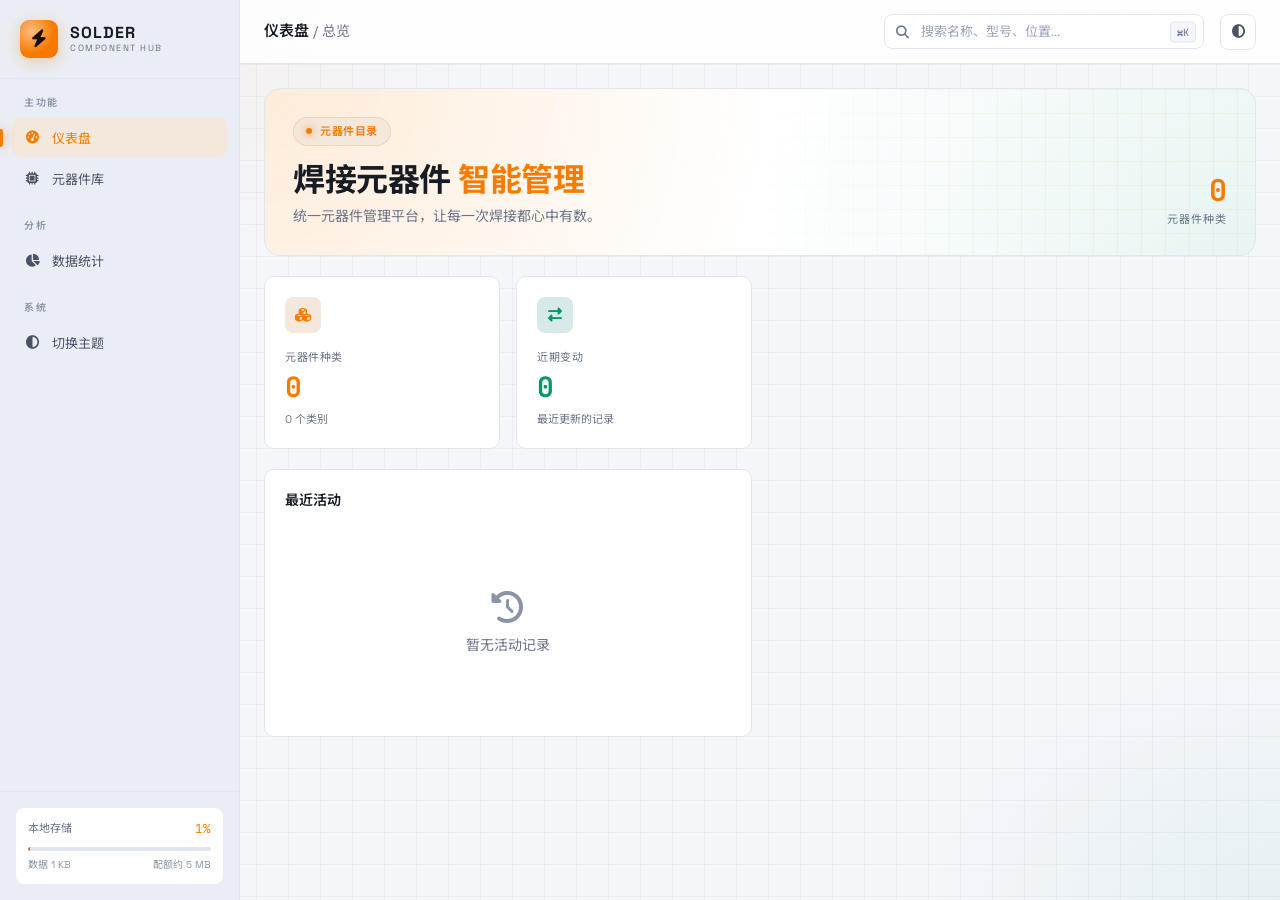
<file: index.html>
<!DOCTYPE html>
<html lang="zh-CN">
<head>
  <meta charset="UTF-8" />
  <meta name="viewport" content="width=device-width, initial-scale=1.0" />
  <title>SOLDER · 焊接元器件管理系统</title>
  <meta name="description" content="焊接元器件库存管理平台，覆盖入库、出库、预警、统计全流程。" />
  <link rel="icon" href="data:," />
  <!-- 在样式应用前同步设置主题，避免暗色用户首屏闪白 -->
  <script>
    (function () {
      try {
        var t = localStorage.getItem('theme');
        if (t !== 'light' && t !== 'dark') {
          t = window.matchMedia && window.matchMedia('(prefers-color-scheme: light)').matches ? 'light' : 'dark';
        }
        document.documentElement.setAttribute('data-theme', t);
        document.documentElement.classList.toggle('dark', t === 'dark');
      } catch (e) { /* ignore */ }
    })();
  </script>
  <link rel="preconnect" href="https://fonts.googleapis.com" />
  <link rel="preconnect" href="https://fonts.gstatic.com" crossorigin />
  <link href="https://fonts.googleapis.com/css2?family=Space+Grotesk:wght@300;400;500;600;700&family=JetBrains+Mono:wght@400;500;600;700&family=Noto+Sans+SC:wght@400;500;600;700&display=swap" rel="stylesheet" />
  <!-- Font Awesome 异步加载：不阻塞首屏渲染 -->
  <link rel="preload" as="style" href="https://cdnjs.cloudflare.com/ajax/libs/font-awesome/6.5.1/css/all.min.css" />
  <link rel="stylesheet" href="https://cdnjs.cloudflare.com/ajax/libs/font-awesome/6.5.1/css/all.min.css" media="print" onload="this.media='all'" />
  <noscript><link rel="stylesheet" href="https://cdnjs.cloudflare.com/ajax/libs/font-awesome/6.5.1/css/all.min.css" /></noscript>
  <!-- 直接以 link 并行加载全部样式（替代 @import 串行加载） -->
  <link rel="stylesheet" href="styles/variables.css?v=20260826" />
  <link rel="stylesheet" href="styles/base.css?v=20260826" />
  <link rel="stylesheet" href="styles/layout.css?v=20260826" />
  <link rel="stylesheet" href="styles/forms.css?v=20260826" />
  <link rel="stylesheet" href="styles/data.css?v=20260826" />
  <link rel="stylesheet" href="styles/hub.css?v=20260826" />
  <link rel="stylesheet" href="styles/components.css?v=20260826" />
</head>
<body class="circuit-bg">
  <div class="hub" id="hub">
    <!-- 侧边栏 -->
    <aside class="hub-sidebar">
      <div class="hub-logo">
        <div class="hub-logo__mark"><i class="fa-solid fa-bolt"></i></div>
        <div class="hub-logo__text">
          <span class="hub-logo__name">SOLDER</span>
          <span class="hub-logo__sub">COMPONENT HUB</span>
        </div>
      </div>

      <nav class="hub-nav" id="hubNav" aria-label="主导航">
        <div class="hub-nav__section">
          <div class="hub-nav__title">主功能</div>
          <button type="button" class="hub-nav__item is-active" data-page="dashboard">
            <i class="fa-solid fa-gauge-high"></i><span>仪表盘</span>
          </button>
          <button type="button" class="hub-nav__item" data-page="inventory">
            <i class="fa-solid fa-microchip"></i><span>元器件库</span>
          </button>
        </div>

        <div class="hub-nav__section">
          <div class="hub-nav__title">分析</div>
          <button type="button" class="hub-nav__item" data-page="stats">
            <i class="fa-solid fa-chart-pie"></i><span>数据统计</span>
          </button>
        </div>

        <div class="hub-nav__section">
          <div class="hub-nav__title">系统</div>
          <button type="button" class="hub-nav__item" id="themeBtn" title="切换明暗主题">
            <i class="fa-solid fa-circle-half-stroke"></i><span>切换主题</span>
          </button>
        </div>
      </nav>

      <div class="hub-sidebar__footer">
        <div class="stock-indicator">
          <div class="stock-indicator__label">
            <span>本地存储</span>
            <span class="mono" id="usagePct" style="color: var(--accent);">—</span>
          </div>
          <div class="stock-bar"><div class="stock-bar__fill" id="usageBar" style="width: 0%;"></div></div>
          <div style="display: flex; justify-content: space-between; font-size: 10px; color: var(--text-dim); margin-top: 6px;">
            <span id="usageUsed">数据 —</span><span id="usageTotal">配额约 5 MB</span>
          </div>
        </div>
      </div>
    </aside>

    <!-- 主区域 -->
    <main class="hub-main">
      <header class="hub-topbar">
        <div class="page-title" id="pageTitle">仪表盘<span class="page-title__crumb">/ 总览</span></div>

        <div class="hub-search">
          <i class="fa-solid fa-magnifying-glass"></i>
          <input type="text" placeholder="搜索名称、型号、位置..." id="globalSearch" aria-label="全局搜索" />
          <kbd>⌘K</kbd>
        </div>

        <button class="icon-btn" id="themeBtnTop" title="切换主题" aria-label="切换主题" type="button">
          <i class="fa-solid fa-circle-half-stroke"></i>
        </button>
      </header>

      <div class="hub-content" id="content"></div>
    </main>
  </div>

  <!-- 移动端底部导航（小屏时侧边栏隐藏，由它接管页面切换） -->
  <nav class="mobile-nav" id="mobileNav" aria-label="移动端导航">
    <button type="button" class="mobile-nav__item is-active" data-page="dashboard">
      <i class="fa-solid fa-gauge-high"></i><span>仪表盘</span>
    </button>
    <button type="button" class="mobile-nav__item" data-page="inventory">
      <i class="fa-solid fa-microchip"></i><span>元器件库</span>
    </button>
    <button type="button" class="mobile-nav__item" data-page="stats">
      <i class="fa-solid fa-chart-pie"></i><span>统计</span>
    </button>
  </nav>

  <div class="toast" id="toast" role="status" aria-live="polite"></div>

  <!-- 元器件详情弹窗 -->
  <dialog class="dialog detail-dialog" id="detailDialog" aria-label="元器件详情">
    <div class="dialog__body detail-dialog__body" id="detailDialogBody"></div>
  </dialog>
  <script type="module" src="src/front.js?v=20260826b"></script>
</body>
</html>
</file>
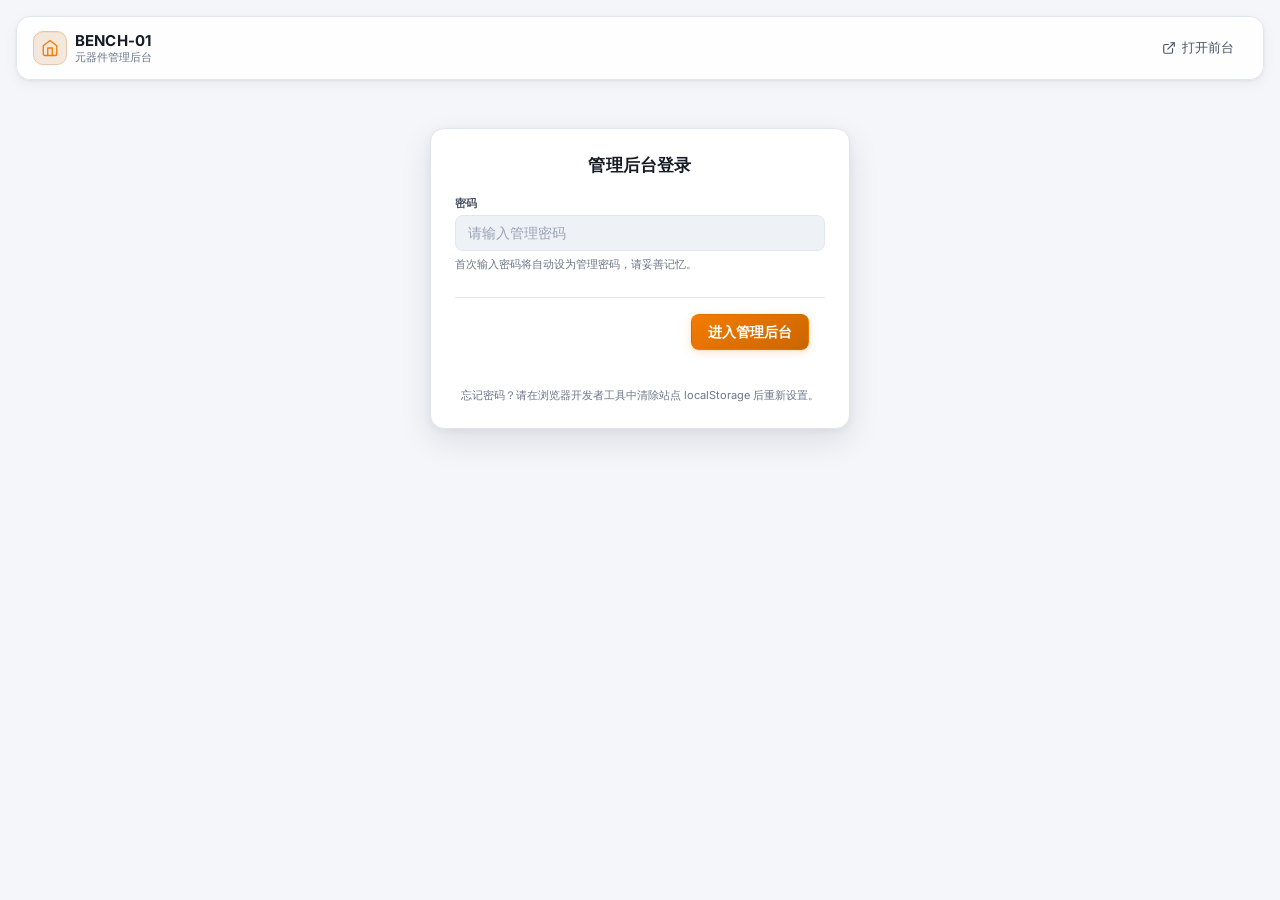
<file: admin/index.html>
<!DOCTYPE html>
<html lang="zh-CN">
<head>
  <meta charset="UTF-8" />
  <meta name="viewport" content="width=device-width, initial-scale=1.0" />
  <title>BENCH-01 | 元器件管理后台</title>
  <link rel="icon" href="data:," />
  <!-- 与前台一致：在样式应用前同步设置主题，避免首屏闪烁 -->
  <script>
    (function () {
      try {
        var t = localStorage.getItem('theme');
        if (t !== 'light' && t !== 'dark') {
          t = window.matchMedia && window.matchMedia('(prefers-color-scheme: light)').matches ? 'light' : 'dark';
        }
        document.documentElement.setAttribute('data-theme', t);
        document.documentElement.classList.toggle('dark', t === 'dark');
      } catch (e) { /* ignore */ }
    })();
  </script>
  <link rel="preconnect" href="https://fonts.googleapis.com" />
  <link rel="preconnect" href="https://fonts.gstatic.com" crossorigin />
  <link href="https://fonts.googleapis.com/css2?family=Inter:wght@400;500;600;700&family=JetBrains+Mono:wght@400;500;600&display=swap" rel="stylesheet" />
  <!-- 直接以 link 并行加载全部样式（替代 @import 串行加载） -->
  <link rel="stylesheet" href="../styles/variables.css?v=20260826" />
  <link rel="stylesheet" href="../styles/base.css?v=20260826" />
  <link rel="stylesheet" href="../styles/layout.css?v=20260826" />
  <link rel="stylesheet" href="../styles/forms.css?v=20260826" />
  <link rel="stylesheet" href="../styles/data.css?v=20260826" />
  <link rel="stylesheet" href="../styles/hub.css?v=20260826" />
  <link rel="stylesheet" href="../styles/components.css?v=20260826" />
</head>
<body>
  <div class="admin-shell" id="adminShell">
    <header class="topbar">
      <div class="topbar__inner">
        <a class="brand" href="./" aria-label="BENCH-01 元器件管理后台">
          <span class="brand__mark" aria-hidden="true">
            <svg width="16" height="16" viewBox="0 0 24 24" fill="none" stroke="currentColor" stroke-width="2" stroke-linecap="round" stroke-linejoin="round">
              <path d="M3 9l9-7 9 7v11a2 2 0 0 1-2 2H5a2 2 0 0 1-2-2z" />
              <polyline points="9 22 9 12 15 12 15 22" />
            </svg>
          </span>
          <span class="brand__text">
            <span class="brand__title">BENCH-01</span>
            <span class="brand__subtitle">元器件管理后台</span>
          </span>
        </a>
        <div class="topbar__actions">
          <a class="button button--ghost button--small" href="../" target="_blank">
            <svg width="16" height="16" viewBox="0 0 24 24" fill="none" stroke="currentColor" stroke-width="2" stroke-linecap="round" stroke-linejoin="round"><path d="M18 13v6a2 2 0 0 1-2 2H5a2 2 0 0 1-2-2V8a2 2 0 0 1 2-2h6"/><polyline points="15 3 21 3 21 9"/><line x1="10" y1="14" x2="21" y2="3"/></svg>
            打开前台
          </a>
          <button class="button button--ghost button--small hidden" id="adminLogoutBtn" type="button">
            <svg width="16" height="16" viewBox="0 0 24 24" fill="none" stroke="currentColor" stroke-width="2" stroke-linecap="round" stroke-linejoin="round"><path d="M9 21H5a2 2 0 0 1-2-2V5a2 2 0 0 1 2-2h4"/><polyline points="16 17 21 12 16 7"/><line x1="21" y1="12" x2="9" y2="12"/></svg>
            退出
          </button>
        </div>
      </div>
    </header>

    <div class="login-card" id="adminLoginPanel">
      <div class="panel__title">管理后台登录</div>
      <form class="form" id="adminLoginForm" autocomplete="off">
        <div class="field">
          <label class="field__label" for="adminLoginPassword">密码</label>
          <input class="input" id="adminLoginPassword" type="password" placeholder="请输入管理密码" required />
          <div class="field__hint" id="adminLoginHint">首次输入密码将自动设为管理密码，请妥善记忆。</div>
        </div>
        <div class="dialog__footer" style="margin-top: var(--space-3);">
          <button type="submit" class="button button--primary">进入管理后台</button>
        </div>
        <div class="field__hint" style="text-align:center;margin-top:var(--space-2);">忘记密码？请在浏览器开发者工具中清除站点 localStorage 后重新设置。</div>
      </form>
    </div>

    <div class="split-layout hidden" id="adminBody">
      <nav class="sidebar" id="adminSidebar" aria-label="管理导航">
        <button class="nav-item nav-item--active" data-tab="components" aria-selected="true" type="button">
          <svg width="16" height="16" viewBox="0 0 24 24" fill="none" stroke="currentColor" stroke-width="2" stroke-linecap="round" stroke-linejoin="round"><rect x="3" y="3" width="7" height="7"/><rect x="14" y="3" width="7" height="7"/><rect x="3" y="14" width="7" height="7"/><rect x="14" y="14" width="7" height="7"/></svg>
          <span>元器件</span>
        </button>
        <button class="nav-item" data-tab="inventory" aria-selected="false" type="button">
          <svg width="16" height="16" viewBox="0 0 24 24" fill="none" stroke="currentColor" stroke-width="2" stroke-linecap="round" stroke-linejoin="round"><path d="M3 3h18v18H3z"/><path d="M3 9h18"/><path d="M9 21V9"/></svg>
          <span>库存</span>
        </button>
        <button class="nav-item" data-tab="transfer" aria-selected="false" type="button">
          <svg width="16" height="16" viewBox="0 0 24 24" fill="none" stroke="currentColor" stroke-width="2" stroke-linecap="round" stroke-linejoin="round"><path d="M12 3v12"/><path d="m8 11 4 4 4-4"/><path d="M3 15h18"/></svg>
          <span>导入导出</span>
        </button>
        <button class="nav-item" data-tab="sync" aria-selected="false" type="button">
          <svg width="16" height="16" viewBox="0 0 24 24" fill="none" stroke="currentColor" stroke-width="2" stroke-linecap="round" stroke-linejoin="round"><path d="M21 12a9 9 0 0 0-9-9 9.75 9.75 0 0 0-6.74 2.74L3 8"/><path d="M3 3v5h5"/><path d="M3 12a9 9 0 0 0 9 9 9.75 9.75 0 0 0 6.74-2.74L21 16"/><path d="M16 21h5v-5"/></svg>
          <span>同步</span>
        </button>
        <button class="nav-item" data-tab="settings" aria-selected="false" type="button">
          <svg width="16" height="16" viewBox="0 0 24 24" fill="none" stroke="currentColor" stroke-width="2" stroke-linecap="round" stroke-linejoin="round"><circle cx="12" cy="12" r="3"/><path d="M19.4 15a1.65 1.65 0 0 0 .33 1.82l.06.06a2 2 0 1 1-2.83 2.83l-.06-.06a1.65 1.65 0 0 0-1.82-.33 1.65 1.65 0 0 0-1 1.51V21a2 2 0 0 1-4 0v-.09A1.65 1.65 0 0 0 9 19.4a1.65 1.65 0 0 0-1.82.33l-.06.06a2 2 0 1 1-2.83-2.83l.06-.06A1.65 1.65 0 0 0 4.68 15a1.65 1.65 0 0 0-1.51-1H3a2 2 0 0 1 0-4h.09A1.65 1.65 0 0 0 4.6 9a1.65 1.65 0 0 0-.33-1.82l-.06-.06a2 2 0 1 1 2.83-2.83l.06.06A1.65 1.65 0 0 0 9 4.68a1.65 1.65 0 0 0 1-1.51V3a2 2 0 0 1 4 0v.09a1.65 1.65 0 0 0 1 1.51 1.65 1.65 0 0 0 1.82-.33l.06-.06a2 2 0 0 1 2.83 2.83l-.06.06A1.65 1.65 0 0 0 19.4 9a1.65 1.65 0 0 0 1.51 1H21a2 2 0 0 1 0 4h-.09a1.65 1.65 0 0 0-1.51 1z"/></svg>
          <span>设置</span>
        </button>
      </nav>

      <main class="main-area" id="adminMain">
        <section class="admin-panel" data-panel="components" id="componentsPanel">
          <section class="toolbar">
            <div class="field">
              <label class="field__label" for="adminSearch">搜索</label>
              <input class="input" id="adminSearch" placeholder="按名称搜索" />
            </div>
            <div class="field">
              <label class="field__label" for="filterCategory">种类</label>
              <select class="select" id="filterCategory"><option value="">全部</option></select>
            </div>
            <div class="field">
              <label class="field__label" for="filterPackage">封装</label>
              <select class="select" id="filterPackage"><option value="">全部</option></select>
            </div>
            <div class="toolbar__summary" id="adminListSummary">共 0 项</div>
          </section>

          <section class="panels">
            <section class="panel">
              <div class="panel__header">
                <div class="panel__title">元器件列表</div>
                <div class="panel__actions">
                  <button class="button button--primary button--small" id="adminNewBtn" type="button">
                    <svg width="16" height="16" viewBox="0 0 24 24" fill="none" stroke="currentColor" stroke-width="2" stroke-linecap="round" stroke-linejoin="round"><line x1="12" y1="5" x2="12" y2="19"/><line x1="5" y1="12" x2="19" y2="12"/></svg>
                    新增元器件
                  </button>
                </div>
              </div>
              <div class="list" id="adminComponentList"></div>
              <div class="empty hidden" id="adminListEmpty">
                <div class="empty__title">暂无元器件</div>
                <div class="empty__desc">点击“新增元器件”开始录入第一条记录。</div>
              </div>
            </section>

            <section class="panel" id="detailPanel">
              <div class="panel__header">
                <div class="panel__title" id="detailTitle">选择一个元器件查看详情</div>
                <div class="panel__actions" id="detailActions" hidden>
                <button class="button button--ghost button--small" id="editBtn" type="button">编辑</button>
                <button class="button button--ghost button--small" id="copyBtn" type="button">复制</button>
                <button class="button button--danger button--small" id="detailDeleteBtn" type="button">删除</button>
                </div>
              </div>
              <div class="detail" id="detail">
                <div class="empty">
                  <div class="empty__title">未选择条目</div>
                  <div class="empty__desc">从左侧列表选择一个元器件，即可查看详情与快速操作。</div>
                </div>
              </div>
            </section>
          </section>
        </section>

        <section class="admin-panel hidden" data-panel="inventory" id="inventoryPanel">
          <section class="panel">
            <div class="panel__header">
              <div>
                <div class="panel__title">库存管理</div>
                <div class="field__hint mt-2">统一查看元器件条目，支持批量删除。</div>
              </div>
              <div class="panel__actions">
                <button class="button button--danger button--small" id="batchDeleteBtn" type="button">批量删除</button>
              </div>
            </div>
            <div class="admin-table-wrap">
              <table class="data-table">
                <thead>
                  <tr>
                    <th><input type="checkbox" id="inventoryCheckAll" aria-label="全选" /></th>
                    <th>名称</th>
                    <th>种类</th>
                    <th>封装</th>
                    <th>位置/库位</th>
                  </tr>
                </thead>
                <tbody id="inventoryBody"></tbody>
              </table>
            </div>
            <div class="empty hidden" id="inventoryEmpty">
              <div class="empty__title">暂无库存数据</div>
                <div class="empty__desc">开始录入第一条记录吧。</div>
            </div>
          </section>
        </section>

        <section class="admin-panel hidden" data-panel="transfer" id="transferPanel">
          <section class="panel">
            <div class="panel__header">
              <div>
                <div class="panel__title">导入导出</div>
                <div class="field__hint mt-2">导出完整 JSON 备份，导入时会与现有数据做差异比对。</div>
              </div>
              <div class="panel__actions">
                <button class="button button--ghost button--small" id="adminExportBtn" type="button">
                  <svg width="16" height="16" viewBox="0 0 24 24" fill="none" stroke="currentColor" stroke-width="2" stroke-linecap="round" stroke-linejoin="round"><path d="M21 15v4a2 2 0 0 1-2 2H5a2 2 0 0 1-2-2v-4"/><polyline points="7 10 12 15 17 10"/><line x1="12" y1="15" x2="12" y2="3"/></svg>
                  导出 JSON
                </button>
                <button class="button button--primary button--small" id="adminImportBtn" type="button">
                  <svg width="16" height="16" viewBox="0 0 24 24" fill="none" stroke="currentColor" stroke-width="2" stroke-linecap="round" stroke-linejoin="round"><path d="M21 15v4a2 2 0 0 1-2 2H5a2 2 0 0 1-2-2v-4"/><polyline points="17 8 12 3 7 8"/><line x1="12" y1="3" x2="12" y2="15"/></svg>
                  导入 JSON
                </button>
              </div>
            </div>
            <div class="card" style="margin: var(--space-3);">
              <div class="field">
                <div class="field__label">操作说明</div>
                <div class="mono">导出文件为 <code>solder-components.json</code>；导入时会比对本地记录数、新增数与删除数。</div>
              </div>
            </div>
          </section>
        </section>

        <section class="admin-panel hidden" data-panel="sync" id="syncPanel">
          <section class="panel">
            <div class="panel__header">
              <div>
                <div class="panel__title">同步</div>
                <div class="field__hint mt-2">通过 GitHub Gist 备份当前数据，也可从 Gist 恢复到本机。</div>
              </div>
              <div class="panel__actions">
                <button class="button button--primary button--small" id="adminSyncToBtn" type="button">
                  <svg width="16" height="16" viewBox="0 0 24 24" fill="none" stroke="currentColor" stroke-width="2" stroke-linecap="round" stroke-linejoin="round"><path d="M21 15v4a2 2 0 0 1-2 2H5a2 2 0 0 1-2-2v-4"/><polyline points="17 8 12 3 7 8"/><line x1="12" y1="3" x2="12" y2="15"/></svg>
                  上传到 Gist
                </button>
                <button class="button button--ghost button--small" id="adminSyncFromBtn" type="button">
                  <svg width="16" height="16" viewBox="0 0 24 24" fill="none" stroke="currentColor" stroke-width="2" stroke-linecap="round" stroke-linejoin="round"><path d="M21 15v4a2 2 0 0 1-2 2H5a2 2 0 0 1-2-2v-4"/><polyline points="7 10 12 15 17 10"/><line x1="12" y1="15" x2="12" y2="3"/></svg>
                  从 Gist 恢复
                </button>
              </div>
            </div>
            <div class="card" style="margin: var(--space-3);">
              <div class="form__grid">
                <div class="field">
                  <div class="field__label">同步状态</div>
                  <div class="mono truncate" id="syncStatusText">未配置 Gist 地址</div>
                </div>
                <div class="field">
                  <div class="field__label">最后同步时间</div>
                  <div class="mono" id="syncLastTime">—</div>
                </div>
              </div>
            </div>
          </section>
        </section>

        <section class="admin-panel hidden" data-panel="settings" id="settingsPanel">
          <section class="panel">
            <div class="panel__header">
              <div>
                <div class="panel__title">系统设置</div>
                <div class="field__hint mt-2">管理 GitHub Token、Gist 地址和管理密码。</div>
              </div>
            </div>
            <form class="form" id="adminSettingsForm" autocomplete="off">
              <div class="form__grid">
                <div class="field field--full">
                  <label class="field__label" for="adminGithubToken">GitHub Personal Access Token（gist 权限）</label>
                  <input class="input" id="adminGithubToken" placeholder="ghp_..." />
                  <div class="field__hint">建议使用 classic token，仅授予 gist 权限；不会上传到任何第三方服务。</div>
                </div>
                <div class="field field--full">
                  <label class="field__label" for="adminGistUrl">现有 Gist 地址</label>
                  <input class="input" id="adminGistUrl" placeholder="https://gist.github.com/..." />
                  <div class="field__hint">留空会在同步时自动创建新的私有 Gist。</div>
                </div>
                <div class="field field--full">
                  <label class="field__label" for="adminOldPassword">当前管理密码</label>
                  <input class="input" id="adminOldPassword" type="password" placeholder="修改密码时需输入当前密码验证" autocomplete="off" />
                </div>
                <div class="field field--full">
                  <label class="field__label" for="adminPassword">新管理密码</label>
                  <input class="input" id="adminPassword" type="password" placeholder="留空则不修改" autocomplete="off" />
                  <div class="field__hint">密码使用 PBKDF2-SHA256 加密存储于本地。设置新密码需验证当前密码。</div>
                </div>
                <div class="field field--full">
                  <div class="field__label">当前已保存的 Gist</div>
                  <div class="mono truncate" id="settingsCurrentGist">当前已保存的 Gist：未配置</div>
                </div>
              </div>
              <div class="dialog__footer" style="margin-top: var(--space-3);">
                <button type="button" class="button button--ghost" id="adminSettingsResetBtn">重置为默认</button>
                <button type="submit" class="button button--primary">保存设置</button>
              </div>
            </form>
          </section>
        </section>
      </main>
    </div>
  </div>

  <dialog class="dialog" id="formDialog" aria-modal="true" aria-labelledby="formDialogTitle">
    <div class="dialog__body">
      <div class="dialog__header">
        <div class="dialog__title" id="formDialogTitle">新增元器件</div>
        <button class="button button--ghost button--icon" id="closeFormBtn" aria-label="关闭" type="button">
          <svg width="16" height="16" viewBox="0 0 24 24" fill="none" stroke="currentColor" stroke-width="2" stroke-linecap="round" stroke-linejoin="round"><path d="M18 6 6 18"/><path d="m6 6 12 12"/></svg>
        </button>
      </div>
      <form class="form" id="componentForm" autocomplete="off">
        <input type="hidden" id="formId" />
        <div class="form__grid">
          <div class="field">
            <label class="field__label" for="formName">名称 <span class="required">*</span></label>
            <input class="input" id="formName" required />
            <div class="field__error" id="formNameError" hidden></div>
          </div>
          <div class="field">
            <label class="field__label" for="formCategory">种类 <span class="required">*</span></label>
            <input class="input" id="formCategory" list="categoryOptions" required placeholder="电阻、电容、MCU..." />
            <datalist id="categoryOptions"></datalist>
            <div class="field__error" id="formCategoryError" hidden></div>
          </div>
          <div class="field">
            <label class="field__label" for="formPackage">封装</label>
            <input class="input" id="formPackage" list="packageOptions" placeholder="0805、SOT-23..." />
            <datalist id="packageOptions"></datalist>
          </div>
          <div class="field">
            <label class="field__label" for="formLocation">位置/库位</label>
            <input class="input" id="formLocation" />
          </div>
          <div class="field field--full">
            <label class="field__label" for="formDatasheet">数据手册链接</label>
            <input class="input" id="formDatasheet" placeholder="https://..." />
          </div>
          <div class="field field--full">
            <label class="field__label" for="formNotes">备注</label>
            <textarea class="textarea" id="formNotes" rows="3"></textarea>
          </div>
        </div>
        <div class="dialog__footer">
          <button type="button" class="button button--ghost" id="cancelFormBtn">取消</button>
          <button type="submit" class="button button--primary">保存</button>
        </div>
      </form>
    </div>
  </dialog>

  <div class="toast" id="toast" role="status" aria-live="polite"></div>
  <input type="file" id="adminImportFile" accept="application/json" hidden />
  <script type="module" src="../src/admin.js?v=20260826"></script>
</body>
</html>
</file>
<file: styles/variables.css>
:root {
  /* --------------------------------------------------------------------------
     SOLDER · Circuit Slate — CSS Variables
     浅色模式：冷白石 + 橙色强调（暗色为默认主题，见下方 [data-theme="dark"]）
  -------------------------------------------------------------------------- */

  /* Background layers ------------------------------------------------------- */
  --surface-base: #f4f6fa;
  --surface-backdrop: #eaeef4;
  --surface-panel: #ffffff;
  --surface-elevated: #f1f4f9;
  --surface-inset: #eef1f6;
  --surface-header: rgba(255, 255, 255, 0.85);
  --bg-grid: rgba(15, 23, 42, 0.04);

  /* Text -------------------------------------------------------------------- */
  --text-primary: #161b24;
  --text-secondary: #4a5263;
  --text-muted: #6b7488;
  --text-inverse: #ffffff;
  --text-placeholder: #9aa3b5;
  --text-dim: #8b94a6;

  /* Borders ----------------------------------------------------------------- */
  --border: #e1e6ee;
  --border-strong: #c8d0dc;
  --border-divider: color-mix(in srgb, var(--border) 80%, transparent);

  /* Accent — 琥珀橙 -------------------------------------------------------- */
  --accent: #f57c00;
  --accent-hover: #ef6c00;
  --accent-2: #ff9800;
  --accent-soft: color-mix(in srgb, var(--accent) 12%, var(--surface-base));
  --accent-glow: color-mix(in srgb, var(--accent) 22%, transparent);
  --accent-text: #f57c00;

  /* Secondary — 青蓝 -------------------------------------------------------- */
  --cyan: #0d9488;
  --cyan-hover: #0f766e;
  --cyan-soft: color-mix(in srgb, var(--cyan) 12%, var(--surface-base));
  --cyan-text: #0d9488;

  /* Magenta (IC 类别) ------------------------------------------------------- */
  --magenta: #c026d3;
  --magenta-soft: color-mix(in srgb, var(--magenta) 12%, var(--surface-base));

  /* Semantic ---------------------------------------------------------------- */
  --danger: #dc2626;
  --danger-soft: color-mix(in srgb, var(--danger) 10%, var(--surface-base));
  --danger-glow: color-mix(in srgb, var(--danger) 22%, transparent);
  --warning: #d97706;
  --warning-soft: color-mix(in srgb, var(--warning) 12%, var(--surface-base));
  --success: #059669;
  --success-soft: color-mix(in srgb, var(--success) 12%, var(--surface-base));

  /* Stock status ------------------------------------------------------------ */
  --in-stock: var(--success);
  --in-stock-soft: var(--success-soft);
  --low-stock: var(--warning);
  --low-stock-soft: var(--warning-soft);
  --out-of-stock: var(--danger);
  --out-of-stock-soft: var(--danger-soft);

  /* Typography -------------------------------------------------------------- */
  --font-sans: 'Space Grotesk', 'Inter', 'Noto Sans SC', 'PingFang SC', 'Microsoft YaHei', system-ui, -apple-system, BlinkMacSystemFont, 'Segoe UI', sans-serif;
  --font-mono: 'JetBrains Mono', 'SFMono-Regular', 'SF Mono', 'Fira Code', Consolas, 'Liberation Mono', Menlo, Courier, monospace;
  --font-data: var(--font-mono);
  --font-label: var(--font-sans);

  --text-xs: 11px;
  --text-sm: 12.5px;
  --text-base: 14px;
  --text-md: 15px;
  --text-lg: 17px;
  --text-xl: 20px;
  --text-2xl: 28px;
  --text-3xl: 32px;

  --leading-tight: 1.25;
  --leading-base: 1.5;
  --leading-relaxed: 1.65;

  /* 4px grid spacing -------------------------------------------------------- */
  --space-0: 0px;
  --space-1: 4px;
  --space-2: 8px;
  --space-3: 12px;
  --space-4: 16px;
  --space-5: 20px;
  --space-6: 24px;
  --space-8: 32px;
  --space-10: 40px;

  /* Radius ------------------------------------------------------------------ */
  --radius-sm: 6px;
  --radius: 8px;
  --radius-md: 10px;
  --radius-lg: 14px;
  --radius-xl: 16px;
  --radius-full: 999px;

  /* Shadows ----------------------------------------------------------------- */
  --shadow-xs: 0 1px 2px rgba(15, 23, 42, 0.05);
  --shadow-sm: 0 1px 3px rgba(15, 23, 42, 0.06), 0 1px 2px rgba(15, 23, 42, 0.04);
  --shadow-base: 0 1px 3px rgba(15, 23, 42, 0.07), 0 4px 14px rgba(15, 23, 42, 0.05);
  --shadow-float: 0 12px 32px rgba(15, 23, 42, 0.10), 0 2px 8px rgba(15, 23, 42, 0.05);
  --shadow-inset: inset 0 1px 2px rgba(15, 23, 42, 0.05);
  --shadow-up: 0 -6px 20px rgba(15, 23, 42, 0.08);
  --shadow-glow-accent: 0 0 0 3px var(--accent-glow);
  --shadow-glow-danger: 0 0 0 3px var(--danger-glow);
  --shadow-accent: 0 4px 16px rgba(245, 124, 0, 0.3);

  /* Layout ------------------------------------------------------------------ */
  --header-height: 64px;
  --sidebar-width: 240px;
  --topbar-sticky-offset: 0px;
  --panel-border: 1px solid var(--border);

  /* Transitions ------------------------------------------------------------- */
  --transition-fast: 130ms ease;
  --transition-base: 190ms ease;
  --transition-slow: 280ms ease;
  --ease-out: cubic-bezier(0.16, 1, 0.3, 1);

  /* Z-index scale ----------------------------------------------------------- */
  --z-base: 1;
  --z-sticky: 50;
  --z-dropdown: 100;
  --z-overlay: 200;
  --z-toast: 1000;

  /* Misc -------------------------------------------------------------------- */
  --focus-ring: 0 0 0 2px var(--surface-panel), 0 0 0 4px var(--accent-glow);
  --focus-ring-inset: inset 0 0 0 2px var(--accent-glow);
  --tick-color: color-mix(in srgb, var(--border-strong) 70%, transparent);
}

/* 暗色为默认主题（贴合 SOLDER 设计稿） */
:root {
  color-scheme: dark;
}

[data-theme="light"],
html:not(.dark):not([data-theme="dark"]) {
  color-scheme: light;
}

[data-theme="dark"],
html.dark {
  /* --------------------------------------------------------------------------
     SOLDER — 深色模式（设计稿原版）
  -------------------------------------------------------------------------- */

  /* Background layers ------------------------------------------------------- */
  --surface-base: #0a0c10;
  --surface-backdrop: #0f131a;
  --surface-panel: #161b24;
  --surface-elevated: #1c2230;
  --surface-inset: #0f131a;
  --surface-header: rgba(15, 19, 26, 0.85);
  --bg-grid: rgba(255, 255, 255, 0.018);

  /* Text -------------------------------------------------------------------- */
  --text-primary: #e6e9ef;
  --text-secondary: #b4bac6;
  --text-muted: #8b94a6;
  --text-inverse: #0a0c10;
  --text-placeholder: #5d6577;
  --text-dim: #5d6577;

  /* Borders ----------------------------------------------------------------- */
  --border: #232a37;
  --border-strong: #2f3849;
  --border-divider: color-mix(in srgb, var(--border) 70%, transparent);

  /* Accent — 琥珀橙 -------------------------------------------------------- */
  --accent: #ffa726;
  --accent-hover: #ffb74d;
  --accent-2: #ffb74d;
  --accent-soft: rgba(255, 167, 38, 0.12);
  --accent-glow: rgba(255, 167, 38, 0.24);
  --accent-text: #ffa726;

  /* Secondary — 青蓝 -------------------------------------------------------- */
  --cyan: #4dd0c1;
  --cyan-hover: #80deea;
  --cyan-soft: rgba(77, 208, 193, 0.12);
  --cyan-text: #4dd0c1;

  /* Magenta ----------------------------------------------------------------- */
  --magenta: #e879f9;
  --magenta-soft: rgba(232, 121, 249, 0.12);

  /* Semantic ---------------------------------------------------------------- */
  --danger: #ef5350;
  --danger-soft: rgba(239, 83, 80, 0.12);
  --danger-glow: rgba(239, 83, 80, 0.24);
  --warning: #ffb300;
  --warning-soft: rgba(255, 179, 0, 0.12);
  --success: #66bb6a;
  --success-soft: rgba(102, 187, 106, 0.12);

  /* Shadows ----------------------------------------------------------------- */
  --shadow-xs: 0 1px 2px rgba(0, 0, 0, 0.3);
  --shadow-sm: 0 1px 3px rgba(0, 0, 0, 0.34), 0 1px 2px rgba(0, 0, 0, 0.24);
  --shadow-base: 0 1px 3px rgba(0, 0, 0, 0.38), 0 4px 14px rgba(0, 0, 0, 0.28);
  --shadow-float: 0 12px 32px rgba(0, 0, 0, 0.5), 0 2px 8px rgba(0, 0, 0, 0.3);
  --shadow-inset: inset 0 1px 2px rgba(0, 0, 0, 0.3);
  --shadow-up: 0 -6px 20px rgba(0, 0, 0, 0.34);
  --shadow-accent: 0 4px 16px rgba(255, 167, 38, 0.35);

  --focus-ring: 0 0 0 2px var(--surface-panel), 0 0 0 4px var(--accent-glow);
  --focus-ring-inset: inset 0 0 0 2px var(--accent-glow);
}
</file>
<file: styles/base.css>
/* ==========================================================================
   Base — Reset, Typography, Utilities
========================================================================== */

*, *::before, *::after {
  box-sizing: border-box;
}

* {
  scrollbar-width: thin;
  scrollbar-color: var(--border-strong) transparent;
}

html, body {
  height: 100%;
}

html {
  color-scheme: light dark;
}

body {
  margin: 0;
  font-family: var(--font-sans);
  font-size: var(--text-base);
  line-height: var(--leading-base);
  color: var(--text-primary);
  background: var(--surface-base);
  -webkit-font-smoothing: antialiased;
  -moz-osx-font-smoothing: grayscale;
  text-rendering: optimizeLegibility;
  transition: background-color var(--transition-base), color var(--transition-base);
}

::selection {
  background: color-mix(in srgb, var(--accent) 22%, transparent);
  color: var(--text-primary);
}

svg {
  display: inline-block;
  flex-shrink: 0;
  width: 1em;
  height: 1em;
  fill: none;
  stroke: currentColor;
  stroke-width: 2;
  stroke-linecap: round;
  stroke-linejoin: round;
}

a {
  color: var(--accent);
  text-decoration: none;
  transition: color var(--transition-fast);
}

a:hover {
  color: var(--accent-hover);
  text-decoration: underline;
}

button {
  font-family: inherit;
}

::placeholder {
  color: var(--text-placeholder);
  opacity: 1;
}

:focus-visible {
  outline: none;
  box-shadow: var(--focus-ring);
}

/* Typography Helpers */
.mono {
  font-family: var(--font-data);
  font-size: var(--text-sm);
  letter-spacing: 0.01em;
}

.hint {
  font-size: var(--text-xs);
  line-height: var(--leading-relaxed);
  color: var(--text-muted);
}

.text-muted {
  color: var(--text-muted) !important;
}

.text-accent {
  color: var(--accent) !important;
}

.text-danger {
  color: var(--danger) !important;
}

.text-warning {
  color: var(--warning) !important;
}

.truncate {
  white-space: nowrap;
  overflow: hidden;
  text-overflow: ellipsis;
}

/* Icons */
.icon {
  width: 16px;
  height: 16px;
}

.icon-button,
.button--icon {
  display: inline-flex;
  align-items: center;
  justify-content: center;
  width: 34px;
  height: 34px;
  padding: 0;
}

/* Utilities */
.hidden {
  display: none !important;
}

/* 防止组件自身的 display 声明（如 .field__error 的 display:flex）覆盖 hidden 属性 */
[hidden] {
  display: none !important;
}

.flex {
  display: flex;
}

.grid {
  display: grid;
}

.mt-2 {
  margin-top: var(--space-2);
}

.mt-3 {
  margin-top: var(--space-3);
}

/* 内容区入场淡入 */
@keyframes fade-slide-in {
  from {
    opacity: 0;
    transform: translateY(6px);
  }
  to {
    opacity: 1;
    transform: translateY(0);
  }
}

.fade-in {
  animation: fade-slide-in 240ms var(--ease-out);
}

/* Scrollbar */
::-webkit-scrollbar {
  width: 8px;
  height: 8px;
}

::-webkit-scrollbar-track {
  background: transparent;
}

::-webkit-scrollbar-thumb {
  background: var(--border-strong);
  border-radius: var(--radius-full);
  border: 2px solid var(--surface-panel);
}

::-webkit-scrollbar-thumb:hover {
  background: var(--accent);
}

/* Reduced Motion */
@media (prefers-reduced-motion: reduce) {
  *,
  *::before,
  *::after {
    animation-duration: 0.001ms !important;
    animation-iteration-count: 1 !important;
    transition-duration: 0.001ms !important;
  }
}
</file>
<file: styles/layout.css>
/* ==========================================================================
   Layout Skeleton
========================================================================== */

.app-shell,
.workbench {
  min-height: 100%;
  display: grid;
  grid-template-rows: auto auto 1fr;
  gap: var(--space-3);
  padding: var(--space-4);
  max-width: 1320px;
  margin: 0 auto;
}

/* 顶栏：悬浮式圆角浮栏 + 玻璃拟态 */
.topbar {
  position: sticky;
  top: var(--topbar-sticky-offset);
  z-index: var(--z-sticky);
  min-height: var(--header-height);
  display: flex;
  align-items: center;
  padding: 0 var(--space-4);
  background: var(--surface-header);
  border: var(--panel-border);
  border-radius: var(--radius-lg);
  box-shadow: var(--shadow-base);
  backdrop-filter: blur(14px) saturate(1.3);
  -webkit-backdrop-filter: blur(14px) saturate(1.3);
}

.topbar__inner {
  width: 100%;
  display: flex;
  align-items: center;
  justify-content: space-between;
  gap: var(--space-3);
}

.topbar__actions {
  display: flex;
  align-items: flex-end;
  gap: var(--space-2);
  flex-shrink: 0;
}

.toolbar {
  display: grid;
  grid-template-columns: repeat(5, minmax(0, 1fr));
  gap: var(--space-3);
  align-items: end;
  padding: var(--space-3) var(--space-4);
  background: var(--surface-panel);
  border: var(--panel-border);
  border-radius: var(--radius-lg);
  box-shadow: var(--shadow-xs);
}

.toolbar__summary {
  color: var(--text-muted);
  font-family: var(--font-data);
  font-size: var(--text-xs);
  line-height: 36px;
  text-align: right;
  white-space: nowrap;
  overflow: hidden;
  text-overflow: ellipsis;
}

.sidebar,
.admin-sidebar {
  display: flex;
  flex-direction: column;
  gap: var(--space-1);
  width: var(--sidebar-width);
  flex-shrink: 0;
  padding: var(--space-3);
  background: var(--surface-panel);
  border: var(--panel-border);
  border-radius: var(--radius-lg);
  box-shadow: var(--shadow-xs);
  align-self: flex-start;
}

.main-area,
.admin-main {
  flex: 1;
  min-width: 0;
  overflow: auto;
}

.split-layout {
  display: grid;
  grid-template-columns: var(--sidebar-width) 1fr;
  gap: var(--space-4);
  min-height: 0;
}

.panels {
  display: grid;
  grid-template-columns: 360px 1fr;
  gap: var(--space-4);
  min-height: 0;
}

/* 面板：大圆角 + 柔和分层 */
.panel {
  display: flex;
  flex-direction: column;
  min-height: 0;
  overflow: hidden;
  background: var(--surface-panel);
  border: var(--panel-border);
  border-radius: var(--radius-lg);
  box-shadow: var(--shadow-sm);
}

.panel__header {
  display: flex;
  align-items: center;
  justify-content: space-between;
  gap: var(--space-2);
  padding: var(--space-3) var(--space-4);
  border-bottom: var(--panel-border);
  background: color-mix(in srgb, var(--surface-elevated) 55%, var(--surface-panel));
  flex-wrap: wrap;
}

.panel__title {
  font-family: var(--font-label);
  font-size: var(--text-md);
  font-weight: 600;
  color: var(--text-primary);
  letter-spacing: 0.01em;
}

.panel__actions {
  display: flex;
  align-items: center;
  gap: var(--space-2);
}

/* Brand */
.brand {
  display: inline-flex;
  align-items: center;
  gap: var(--space-2);
  text-decoration: none;
  color: var(--text-primary);
}

.brand:hover {
  text-decoration: none;
  color: var(--text-primary);
}

.brand__mark {
  display: grid;
  place-items: center;
  width: 34px;
  height: 34px;
  border: 1px solid color-mix(in srgb, var(--accent) 30%, var(--border));
  border-radius: 10px;
  background: var(--accent-soft);
  color: var(--accent-text);
  box-shadow: inset 0 1px 0 color-mix(in srgb, var(--accent) 10%, transparent);
}

.brand__mark svg {
  width: 18px;
  height: 18px;
  stroke-width: 1.8;
}

.brand__text {
  display: flex;
  flex-direction: column;
  line-height: var(--leading-tight);
}

.brand__title {
  font-family: var(--font-label);
  font-size: var(--text-md);
  font-weight: 700;
  color: var(--text-primary);
  letter-spacing: 0.01em;
}

.brand__subtitle {
  font-size: var(--text-xs);
  color: var(--text-muted);
}

/* Admin Shell */
.admin-shell {
  display: flex;
  flex-direction: column;
  min-height: 100vh;
  background: var(--surface-base);
  padding: var(--space-4);
  gap: var(--space-4);
}

.admin-shell > .topbar {
  position: static;
  top: auto;
}

.admin-body {
  display: flex;
  flex: 1;
  min-height: 0;
  gap: var(--space-4);
}

.admin-panel {
  max-width: 1024px;
  margin: 0 auto;
  width: 100%;
  display: flex;
  flex-direction: column;
  gap: var(--space-4);
}

.admin-panel.hidden {
  display: none !important;
}

.admin-panel-header {
  display: flex;
  align-items: flex-start;
  justify-content: space-between;
  gap: var(--space-3);
  margin-bottom: var(--space-3);
  flex-wrap: wrap;
}

.admin-panel-header .panel__actions {
  display: flex;
  align-items: center;
  gap: var(--space-2);
  flex-shrink: 0;
}

.page {
  display: grid;
  gap: var(--space-4);
  min-height: 0;
}

/* 顶部统计区 */
.top-summary {
  display: grid;
  gap: var(--space-2);
}

/* Responsive — Layout */
@media (max-width: 860px) {
  .app-shell,
  .workbench {
    padding-bottom: 76px;
  }

  .panels {
    grid-template-columns: 1fr;
  }

  .split-layout {
    grid-template-columns: 1fr;
  }

  .sidebar,
  .admin-sidebar {
    width: 100%;
    flex-direction: row;
    overflow-x: auto;
    border-right: none;
    padding: var(--space-2);
  }

  .toolbar {
    grid-template-columns: repeat(2, minmax(0, 1fr));
  }

  .toolbar__summary {
    text-align: left;
  }

  .mobile-nav {
    display: flex;
  }
}

@media (max-width: 768px) {
  .admin-body {
    flex-direction: column;
  }

  .admin-sidebar {
    width: 100%;
    flex-direction: row;
    overflow-x: auto;
    border-right: none;
    padding: var(--space-2);
  }

  .admin-tab-btn {
    flex-shrink: 0;
  }

  .admin-main {
    padding: 0;
  }

  .admin-panel {
    max-width: 100%;
  }
}

@media (max-width: 560px) {
  .app-shell,
  .workbench,
  .admin-shell {
    padding: var(--space-2);
    gap: var(--space-3);
    padding-bottom: 84px;
  }

  .topbar {
    padding: 0 var(--space-3);
  }

  .topbar__inner {
    padding: 0;
  }

  .toolbar {
    grid-template-columns: 1fr;
  }

  .brand__subtitle {
    display: none;
  }

  .topbar__actions {
    width: 100%;
    justify-content: flex-start;
  }

  .admin-main {
    padding: 0;
  }
}

/* ==========================================================================
   Mobile Adaptation — 700px / 480px 断点
   目标：小屏无横向滚动；表格横向滚动；面板/对话框纵向堆叠
========================================================================== */

@media (max-width: 700px) {
  /* 收紧外层间距，避免边缘溢出 */
  .app-shell,
  .workbench,
  .admin-shell {
    gap: var(--space-2);
    padding: var(--space-3);
  }

  /* 顶栏允许换行，避免操作区挤出视口 */
  .topbar__inner {
    flex-wrap: wrap;
    row-gap: var(--space-2);
  }

  /* 面板头允许换行：标题与操作区在窄屏自然折行 */
  .panel__header {
    flex-wrap: wrap;
    row-gap: var(--space-2);
  }

  /* 表格容器横向滚动，避免整页出现水平滚动条 */
  .admin-table-wrap {
    overflow-x: auto;
    -webkit-overflow-scrolling: touch;
  }
}

@media (max-width: 480px) {
  /* 极小屏进一步收紧间距 */
  .app-shell,
  .workbench,
  .admin-shell {
    padding: var(--space-2);
    gap: var(--space-2);
  }

  .topbar {
    padding: var(--space-2) var(--space-3);
  }

  /* 面板头改为纵向堆叠：标题在上，操作按钮在下 */
  .panel__header {
    flex-direction: column;
    align-items: stretch;
  }

  .panel__actions {
    width: 100%;
    flex-wrap: wrap;
  }

  /* 对话框底部按钮纵向排列并占满宽度，便于触控 */
  .dialog__footer {
    flex-direction: column-reverse;
  }

  .dialog__footer .button {
    width: 100%;
  }
}
</file>
<file: styles/forms.css>
/* ==========================================================================
   Forms
========================================================================== */

.field {
  display: flex;
  flex-direction: column;
  gap: var(--space-1);
}

.field--full {
  grid-column: 1 / -1;
}

.field__label {
  font-family: var(--font-label);
  font-size: var(--text-xs);
  font-weight: 600;
  color: var(--text-secondary);
  letter-spacing: 0.02em;
}

.field__hint {
  font-size: var(--text-xs);
  line-height: var(--leading-relaxed);
  color: var(--text-muted);
}

.required {
  color: var(--danger);
}

.input,
.select,
.textarea {
  width: 100%;
  min-height: 36px;
  padding: var(--space-1) var(--space-3);
  border: var(--panel-border);
  border-radius: var(--radius);
  background: var(--surface-inset);
  color: var(--text-primary);
  font-family: var(--font-data);
  font-size: var(--text-base);
  line-height: var(--leading-base);
  transition: border-color var(--transition-fast),
              box-shadow var(--transition-fast),
              background var(--transition-fast);
}

.input::placeholder,
.textarea::placeholder {
  color: var(--text-placeholder);
}

.input:hover,
.select:hover,
.textarea:hover {
  border-color: var(--border-strong);
  background: color-mix(in srgb, var(--surface-panel) 60%, var(--surface-inset));
}

.input:focus,
.select:focus,
.textarea:focus {
  outline: none;
  border-color: var(--accent);
  background: var(--surface-panel);
  box-shadow: var(--shadow-glow-accent);
}

.select {
  appearance: none;
  background-image:
    linear-gradient(45deg, transparent 50%, var(--text-muted) 50%),
    linear-gradient(135deg, var(--text-muted) 50%, transparent 50%);
  background-position:
    calc(100% - 15px) 50%,
    calc(100% - 10px) 50%;
  background-size: 5px 5px, 5px 5px;
  background-repeat: no-repeat;
  padding-right: var(--space-6);
  cursor: pointer;
}

.textarea {
  resize: vertical;
  min-height: 76px;
}

/* --------------------------------------------------------------------------
   表单校验反馈
-------------------------------------------------------------------------- */
.field__error {
  display: flex;
  align-items: center;
  gap: 5px;
  font-size: var(--text-xs);
  font-weight: 500;
  color: var(--danger);
  line-height: var(--leading-base);
}

.field__error::before {
  content: "!";
  display: inline-grid;
  place-items: center;
  width: 14px;
  height: 14px;
  border-radius: var(--radius-full);
  background: var(--danger);
  color: #fff;
  font-size: 10px;
  font-weight: 700;
  flex-shrink: 0;
}

.input.is-invalid,
.select.is-invalid,
.textarea.is-invalid {
  border-color: var(--danger);
  background: var(--danger-soft);
  animation: field-shake 260ms ease;
}

.input.is-invalid:focus,
.select.is-invalid:focus,
.textarea.is-invalid:focus {
  border-color: var(--danger);
  box-shadow: var(--shadow-glow-danger);
}

@keyframes field-shake {
  0%, 100% { transform: translateX(0); }
  25% { transform: translateX(-4px); }
  55% { transform: translateX(3px); }
  80% { transform: translateX(-2px); }
}

.form {
  display: flex;
  flex-direction: column;
  gap: var(--space-3);
  padding: var(--space-4);
}

.form__grid {
  display: grid;
  grid-template-columns: repeat(2, minmax(0, 1fr));
  gap: var(--space-3);
}

/* 触控设备：放大输入控件触控目标 */
@media (pointer: coarse) {
  .input,
  .select,
  .textarea {
    min-height: 44px;
    font-size: 16px; /* 防止 iOS 聚焦自动缩放 */
  }
}

@media (max-width: 560px) {
  .form__grid {
    grid-template-columns: 1fr;
  }
}

/* --------------------------------------------------------------------------
   链接式按钮（用于行内操作，如"重置密码"）
-------------------------------------------------------------------------- */
.link-btn {
  display: inline;
  padding: 0;
  margin: 0;
  border: none;
  background: none;
  color: var(--accent);
  font: inherit;
  font-size: inherit;
  text-decoration: underline;
  cursor: pointer;
  vertical-align: baseline;
}

.link-btn:hover {
  color: var(--accent-hover);
  text-decoration: none;
}

.link-btn:focus-visible {
  outline: 2px solid var(--accent);
  outline-offset: 2px;
  border-radius: var(--radius-sm);
}
</file>
<file: styles/data.css>
/* ==========================================================================
   Data Display — tables, lists, badges, status dots
========================================================================== */

.data-list {
  display: flex;
  flex-direction: column;
  min-height: 0;
  overflow: auto;
  border-top: var(--panel-border);
}

.data-row {
  display: flex;
  align-items: center;
  justify-content: space-between;
  gap: var(--space-2);
  padding: var(--space-2) var(--space-3);
  border-bottom: var(--panel-border);
  background: transparent;
  color: inherit;
  cursor: pointer;
  transition: background var(--transition-fast);
}

.data-row:hover {
  background: var(--surface-elevated);
}

.data-row.is-active {
  background: var(--accent-soft);
  border-left: 3px solid var(--accent);
  padding-left: calc(var(--space-3) - 3px);
}

.data-row__primary {
  min-width: 0;
  flex: 1;
  display: flex;
  flex-direction: column;
  gap: 2px;
}

.data-row__name {
  font-weight: 600;
  font-size: var(--text-base);
  color: var(--text-primary);
  white-space: nowrap;
  overflow: hidden;
  text-overflow: ellipsis;
}

.data-row__meta {
  font-family: var(--font-data);
  font-size: var(--text-xs);
  color: var(--text-muted);
  white-space: nowrap;
  overflow: hidden;
  text-overflow: ellipsis;
}

.data-row__badges {
  display: flex;
  gap: var(--space-1);
  align-items: center;
  flex-shrink: 0;
}

.data-cell {
  font-family: var(--font-data);
  font-size: var(--text-sm);
  color: var(--text-secondary);
}

.data-table {
  width: 100%;
  border-collapse: collapse;
  font-size: var(--text-sm);
}

.data-table th,
.data-table td,
.admin-table th,
.admin-table td {
  padding: 10px var(--space-3);
  text-align: left;
  border-bottom: var(--panel-border);
  white-space: nowrap;
}

.data-table th,
.admin-table th {
  position: sticky;
  top: 0;
  z-index: 1;
  background: var(--surface-elevated);
  font-family: var(--font-label);
  font-size: var(--text-xs);
  font-weight: 600;
  color: var(--text-muted);
  letter-spacing: 0.04em;
  text-transform: uppercase;
  box-shadow: inset 0 -1px 0 var(--border);
}

.data-table tbody tr,
.admin-table tbody tr {
  transition: background var(--transition-fast);
}

.data-table tbody tr:hover,
.admin-table tbody tr:hover {
  background: var(--surface-elevated);
}

.data-table tbody tr:last-child td,
.admin-table tbody tr:last-child td {
  border-bottom: none;
}

/* 复选框统一尺寸 */
.data-table input[type="checkbox"],
.admin-table input[type="checkbox"],
.inventory-check {
  width: 16px;
  height: 16px;
  accent-color: var(--accent);
  cursor: pointer;
  vertical-align: middle;
}

.list {
  display: flex;
  flex-direction: column;
  min-height: 0;
  overflow: auto;
  gap: 6px;
  padding: var(--space-2);
}

.list__item {
  display: flex;
  align-items: center;
  gap: var(--space-3);
  padding: var(--space-3) var(--space-4);
  border: 1px solid transparent;
  border-radius: var(--radius-md);
  background: var(--surface-panel);
  color: inherit;
  text-align: left;
  font-family: inherit;
  font-size: inherit;
  cursor: pointer;
  min-width: 0;
  max-width: 100%;
  transition: background var(--transition-fast),
              border-color var(--transition-fast),
              box-shadow var(--transition-fast),
              transform var(--transition-fast) var(--ease-out);
}

.list__item:hover {
  background: var(--surface-elevated);
  border-color: var(--border);
  box-shadow: var(--shadow-xs);
  transform: translateX(2px);
}

.list__item:active {
  transform: translateX(2px) scale(0.995);
}

.list__item.is-active {
  background: var(--accent-soft);
  border-color: color-mix(in srgb, var(--accent) 32%, var(--border));
  box-shadow: inset 3px 0 0 var(--accent);
}

.list__primary {
  min-width: 0;
  flex: 1;
  display: flex;
  flex-direction: column;
  gap: 2px;
}

.list__name {
  font-weight: 600;
  font-size: var(--text-base);
  color: var(--text-primary);
  white-space: nowrap;
  overflow: hidden;
  text-overflow: ellipsis;
  line-height: var(--leading-tight);
}

.list__meta {
  color: var(--text-muted);
  font-family: var(--font-data);
  font-size: var(--text-xs);
  white-space: nowrap;
  overflow: hidden;
  text-overflow: ellipsis;
  letter-spacing: 0.01em;
}

.list__badges {
  display: flex;
  gap: var(--space-1);
  align-items: center;
  flex-shrink: 1;
  min-width: 0;
}

.badge {
  display: inline-flex;
  align-items: center;
  gap: 4px;
  padding: 3px 10px;
  border: none;
  border-radius: var(--radius-full);
  background: var(--surface-inset);
  color: var(--text-muted);
  font-family: var(--font-data);
  font-size: var(--text-xs);
  font-weight: 600;
  white-space: nowrap;
  line-height: var(--leading-tight);
}

.badge--accent {
  background: var(--accent-soft);
  color: var(--accent-text);
}

.badge--danger {
  background: var(--danger-soft);
  color: var(--danger);
}

.badge--success {
  background: var(--success-soft);
  color: var(--success);
}

.badge--warning {
  background: var(--warning-soft);
  color: var(--warning);
}

.badge--muted {
  background: var(--surface-inset);
  color: var(--text-secondary);
}

.status-dot {
  display: inline-block;
  width: 8px;
  height: 8px;
  border-radius: var(--radius-full);
  background: var(--text-muted);
  flex-shrink: 0;
}

.status-dot--in-stock {
  background: var(--in-stock);
  box-shadow: 0 0 0 3px color-mix(in srgb, var(--in-stock) 16%, transparent);
}

.status-dot--low-stock {
  background: var(--low-stock);
  box-shadow: 0 0 0 3px color-mix(in srgb, var(--low-stock) 16%, transparent);
}

.status-dot--out-of-stock {
  background: var(--out-of-stock);
  box-shadow: 0 0 0 3px color-mix(in srgb, var(--out-of-stock) 16%, transparent);
}

/* Card-list (front page) */
.card-list {
  display: flex;
  flex-direction: column;
  gap: var(--space-2);
  min-height: 0;
  overflow: auto;
  padding: var(--space-3);
}

.card-item {
  display: flex;
  align-items: center;
  justify-content: space-between;
  gap: var(--space-3);
  padding: var(--space-3) var(--space-4);
  font-family: inherit;
  font-size: inherit;
  background: var(--surface-panel);
  border: var(--panel-border);
  border-radius: var(--radius-md);
  box-shadow: var(--shadow-xs);
  cursor: pointer;
  transition: border-color var(--transition-fast),
              box-shadow var(--transition-fast),
              background var(--transition-fast),
              transform var(--transition-fast) var(--ease-out);
}

.card-item:hover {
  border-color: color-mix(in srgb, var(--accent) 35%, var(--border));
  box-shadow: var(--shadow-sm);
  transform: translateY(-1px);
}

.card-item:active {
  transform: translateY(0) scale(0.995);
}

.card-item.is-active {
  border-color: var(--accent);
  background: var(--accent-soft);
  box-shadow: var(--shadow-glow-accent);
}

.card-meta {
  font-family: var(--font-data);
  font-size: var(--text-xs);
  color: var(--text-muted);
  white-space: nowrap;
  overflow: hidden;
  text-overflow: ellipsis;
}
</file>
<file: styles/hub.css>
/* ==========================================================================
   SOLDER Hub — 仪表盘 / 元器件库 前台组件
   独立命名空间 (.hub / .hub-*)，避免与后台 .sidebar/.nav-item/.topbar 冲突
========================================================================== */

/* --------------------------------------------------------------------------
   Hub Layout
-------------------------------------------------------------------------- */
.hub {
  display: grid;
  grid-template-columns: var(--sidebar-width) 1fr;
  min-height: 100vh;
}

.hub-sidebar {
  background: var(--surface-backdrop);
  border-right: 1px solid var(--border);
  position: sticky;
  top: 0;
  height: 100vh;
  overflow-y: auto;
  display: flex;
  flex-direction: column;
}

.hub-main {
  display: flex;
  flex-direction: column;
  min-width: 0;
}

.hub-topbar {
  height: var(--header-height);
  border-bottom: 1px solid var(--border);
  background: var(--surface-header);
  backdrop-filter: blur(12px) saturate(1.3);
  -webkit-backdrop-filter: blur(12px) saturate(1.3);
  position: sticky;
  top: 0;
  z-index: var(--z-sticky);
  display: flex;
  align-items: center;
  padding: 0 var(--space-6);
  gap: var(--space-4);
}

.hub-content {
  padding: var(--space-6);
  flex: 1;
}

/* 电路板背景纹理 */
.circuit-bg {
  background-color: var(--surface-base);
  background-image:
    radial-gradient(ellipse 800px 500px at 0% 0%, color-mix(in srgb, var(--accent) 8%, transparent), transparent 60%),
    radial-gradient(ellipse 600px 400px at 100% 100%, color-mix(in srgb, var(--cyan) 6%, transparent), transparent 60%),
    linear-gradient(var(--bg-grid) 1px, transparent 1px),
    linear-gradient(90deg, var(--bg-grid) 1px, transparent 1px);
  background-size: auto, auto, 32px 32px, 32px 32px;
}

/* --------------------------------------------------------------------------
   Sidebar Internals
-------------------------------------------------------------------------- */
.hub-logo {
  padding: var(--space-5);
  border-bottom: 1px solid var(--border);
  display: flex;
  align-items: center;
  gap: var(--space-3);
}

.hub-logo__mark {
  width: 38px;
  height: 38px;
  background: linear-gradient(135deg, var(--accent), color-mix(in srgb, var(--accent) 60%, #ff6f00));
  border-radius: 9px;
  display: flex;
  align-items: center;
  justify-content: center;
  position: relative;
  overflow: hidden;
  box-shadow: var(--shadow-accent);
  color: #1a0e00;
  font-size: 18px;
}

.hub-logo__mark::before {
  content: '';
  position: absolute;
  inset: 0;
  background: radial-gradient(circle at 30% 30%, rgba(255, 255, 255, 0.5), transparent 60%);
}

.hub-logo__mark i { z-index: 1; }

.hub-logo__text {
  display: flex;
  flex-direction: column;
  line-height: 1.1;
}

.hub-logo__name {
  font-weight: 700;
  font-size: 16px;
  letter-spacing: 1px;
  color: var(--text-primary);
}

.hub-logo__sub {
  font-size: 9px;
  color: var(--text-muted);
  letter-spacing: 1.5px;
  margin-top: 2px;
}

.hub-nav {
  padding: var(--space-4) var(--space-3);
  flex: 1;
}

.hub-nav__section { margin-bottom: var(--space-5); }

.hub-nav__title {
  font-size: 10px;
  color: var(--text-dim);
  letter-spacing: 1.5px;
  padding: 0 var(--space-3) var(--space-2);
  font-weight: 600;
  text-transform: uppercase;
}

.hub-nav__item {
  display: flex;
  align-items: center;
  gap: var(--space-3);
  padding: 10px var(--space-3);
  border-radius: var(--radius);
  color: var(--text-secondary);
  cursor: pointer;
  transition: background var(--transition-fast), color var(--transition-fast);
  margin-bottom: 2px;
  font-size: 13px;
  position: relative;
  border: none;
  background: transparent;
  width: 100%;
  text-align: left;
  font-family: inherit;
}

.hub-nav__item:hover {
  background: var(--surface-panel);
  color: var(--text-primary);
}

.hub-nav__item.is-active {
  background: var(--accent-soft);
  color: var(--accent);
}

.hub-nav__item.is-active::before {
  content: '';
  position: absolute;
  left: -12px;
  top: 50%;
  transform: translateY(-50%);
  width: 3px;
  height: 18px;
  background: var(--accent);
  border-radius: 0 3px 3px 0;
  box-shadow: 0 0 12px var(--accent);
}

.hub-nav__item i {
  width: 16px;
  text-align: center;
  font-size: 13px;
  flex-shrink: 0;
}

.hub-nav__item .hub-badge {
  margin-left: auto;
  background: var(--danger);
  color: #fff;
  font-size: 10px;
  padding: 2px 6px;
  border-radius: var(--radius-full);
  font-weight: 700;
  font-family: var(--font-data);
}

.hub-sidebar__footer {
  padding: var(--space-4);
  border-top: 1px solid var(--border);
}

.stock-indicator {
  background: var(--surface-panel);
  border-radius: var(--radius);
  padding: var(--space-3);
}

.stock-indicator__label {
  font-size: 11px;
  color: var(--text-muted);
  margin-bottom: 6px;
  display: flex;
  justify-content: space-between;
}

.stock-indicator__value {
  font-size: var(--text-2xl);
  font-weight: 700;
  font-family: var(--font-data);
  color: var(--text-primary);
}

.stock-bar {
  height: 4px;
  background: var(--border);
  border-radius: 2px;
  margin-top: var(--space-2);
  overflow: hidden;
}

.stock-bar__fill {
  height: 100%;
  background: linear-gradient(90deg, var(--accent), var(--cyan));
  width: 68%;
  border-radius: 2px;
  animation: shimmer 3s ease-in-out infinite;
}

@keyframes shimmer {
  0%, 100% { opacity: 1; }
  50% { opacity: 0.7; }
}

/* --------------------------------------------------------------------------
   Topbar Internals
-------------------------------------------------------------------------- */
.page-title {
  font-size: var(--text-md);
  font-weight: 600;
  color: var(--text-primary);
}

.page-title__crumb {
  color: var(--text-muted);
  font-weight: 400;
  font-size: var(--text-base);
  margin-left: var(--space-1);
}

.hub-search {
  margin-left: auto;
  width: 320px;
  position: relative;
}

.hub-search input {
  width: 100%;
  background: var(--surface-panel);
  border: 1px solid var(--border);
  color: var(--text-primary);
  padding: 8px 12px 8px 36px;
  border-radius: var(--radius);
  font-size: 13px;
  outline: none;
  transition: border-color var(--transition-fast), background var(--transition-fast), box-shadow var(--transition-fast);
  font-family: inherit;
}

.hub-search input:focus {
  border-color: var(--accent);
  background: var(--surface-elevated);
  box-shadow: var(--shadow-glow-accent);
}

.hub-search i {
  position: absolute;
  left: 12px;
  top: 50%;
  transform: translateY(-50%);
  color: var(--text-muted);
  font-size: 13px;
}

.hub-search kbd {
  position: absolute;
  right: 8px;
  top: 50%;
  transform: translateY(-50%);
  background: var(--surface-base);
  border: 1px solid var(--border);
  border-radius: 4px;
  padding: 2px 6px;
  font-size: 10px;
  color: var(--text-muted);
  font-family: var(--font-data);
}

.icon-btn {
  width: 36px;
  height: 36px;
  border-radius: var(--radius);
  background: var(--surface-panel);
  border: 1px solid var(--border);
  display: flex;
  align-items: center;
  justify-content: center;
  cursor: pointer;
  color: var(--text-secondary);
  transition: background var(--transition-fast), color var(--transition-fast), border-color var(--transition-fast);
  position: relative;
  flex-shrink: 0;
}

.icon-btn:hover {
  background: var(--surface-elevated);
  color: var(--text-primary);
}

.icon-btn .dot {
  position: absolute;
  top: 8px;
  right: 8px;
  width: 6px;
  height: 6px;
  border-radius: 50%;
  background: var(--danger);
  box-shadow: 0 0 0 2px var(--surface-panel);
}

/* --------------------------------------------------------------------------
   Buttons (.btn — 新设计风格，与 .button 并存)
-------------------------------------------------------------------------- */
.btn {
  padding: 8px 14px;
  border-radius: var(--radius);
  font-size: 13px;
  font-weight: 500;
  cursor: pointer;
  border: 1px solid transparent;
  transition: background var(--transition-fast), border-color var(--transition-fast), color var(--transition-fast), transform var(--transition-fast) var(--ease-out), box-shadow var(--transition-fast);
  display: inline-flex;
  align-items: center;
  gap: var(--space-2);
  font-family: inherit;
  white-space: nowrap;
}

.btn-primary {
  background: var(--accent);
  color: #1a0e00;
  font-weight: 600;
}

.btn-primary:hover {
  background: var(--accent-hover);
  transform: translateY(-1px);
  box-shadow: var(--shadow-accent);
}

.btn-ghost {
  background: var(--surface-panel);
  border-color: var(--border);
  color: var(--text-secondary);
}

.btn-ghost:hover {
  background: var(--surface-elevated);
  color: var(--text-primary);
  border-color: var(--border-strong);
}

.btn--small {
  padding: 4px 10px;
  font-size: var(--text-xs);
}

/* --------------------------------------------------------------------------
   Hero
-------------------------------------------------------------------------- */
.hero {
  background: var(--surface-panel);
  border: 1px solid var(--border);
  border-radius: var(--radius-xl);
  padding: 28px;
  margin-bottom: var(--space-5);
  position: relative;
  overflow: hidden;
}

.hero::before {
  content: '';
  position: absolute;
  inset: 0;
  background:
    radial-gradient(circle at 0% 0%, color-mix(in srgb, var(--accent) 15%, transparent), transparent 50%),
    radial-gradient(circle at 100% 100%, color-mix(in srgb, var(--cyan) 10%, transparent), transparent 50%);
  pointer-events: none;
}

.hero::after {
  content: '';
  position: absolute;
  top: 0;
  right: 0;
  bottom: 0;
  width: 60%;
  background-image:
    linear-gradient(color-mix(in srgb, var(--accent) 6%, transparent) 1px, transparent 1px),
    linear-gradient(90deg, color-mix(in srgb, var(--accent) 6%, transparent) 1px, transparent 1px);
  background-size: 24px 24px;
  mask-image: linear-gradient(90deg, transparent, black 60%);
  -webkit-mask-image: linear-gradient(90deg, transparent, black 60%);
  pointer-events: none;
}

.hero__content {
  position: relative;
  z-index: 1;
  display: flex;
  justify-content: space-between;
  align-items: flex-end;
  gap: var(--space-6);
  flex-wrap: wrap;
}

.hero__left { flex: 1; min-width: 300px; }

.hero__tag {
  display: inline-flex;
  align-items: center;
  gap: var(--space-2);
  background: var(--accent-soft);
  color: var(--accent);
  padding: 5px 12px;
  border-radius: var(--radius-full);
  font-size: 11px;
  font-weight: 600;
  letter-spacing: 0.5px;
  margin-bottom: var(--space-4);
  border: 1px solid color-mix(in srgb, var(--accent) 20%, transparent);
}

.hero__tag .pulse {
  width: 6px;
  height: 6px;
  border-radius: 50%;
  background: var(--accent);
  animation: pulse 2s ease-in-out infinite;
  box-shadow: 0 0 8px var(--accent);
}

@keyframes pulse {
  0%, 100% { opacity: 1; transform: scale(1); }
  50% { opacity: 0.5; transform: scale(1.4); }
}

.hero h1 {
  font-size: var(--text-3xl);
  font-weight: 700;
  margin: 0 0 var(--space-2);
  letter-spacing: -0.5px;
  line-height: 1.15;
  color: var(--text-primary);
}

.hero h1 .accent { color: var(--accent); }

.hero p {
  color: var(--text-muted);
  margin: 0;
  font-size: var(--text-base);
  max-width: 540px;
}

.hero__stats {
  display: flex;
  gap: var(--space-8);
  align-items: flex-end;
}

.hero__stat { text-align: right; }

.hero__stat__num {
  font-size: 30px;
  font-weight: 700;
  font-family: var(--font-data);
  color: var(--text-primary);
  line-height: 1;
}

.hero__stat__num.cyan { color: var(--cyan); }
.hero__stat__num.accent { color: var(--accent); }

.hero__stat__lbl {
  font-size: 11px;
  color: var(--text-muted);
  letter-spacing: 1px;
  margin-top: 6px;
  text-transform: uppercase;
}

/* --------------------------------------------------------------------------
   KPI Grid
-------------------------------------------------------------------------- */
.kpi-grid {
  display: grid;
  grid-template-columns: repeat(4, 1fr);
  gap: var(--space-4);
  margin-bottom: var(--space-5);
}

.kpi-card {
  background: var(--surface-panel);
  border: 1px solid var(--border);
  border-radius: var(--radius-md);
  padding: var(--space-5);
  position: relative;
  overflow: hidden;
  transition: border-color var(--transition-fast), transform var(--transition-fast) var(--ease-out), box-shadow var(--transition-fast);
}

.kpi-card:hover {
  border-color: var(--border-strong);
  transform: translateY(-2px);
  box-shadow: 0 8px 24px rgba(0, 0, 0, 0.3);
}

.kpi-card__top {
  display: flex;
  justify-content: space-between;
  align-items: flex-start;
  margin-bottom: var(--space-4);
}

.kpi-icon {
  width: 36px;
  height: 36px;
  border-radius: var(--radius);
  display: flex;
  align-items: center;
  justify-content: center;
  font-size: 14px;
}

.kpi-spark { height: 28px; width: 60px; }

.kpi-label {
  font-size: var(--text-xs);
  color: var(--text-muted);
  letter-spacing: 0.5px;
  margin-bottom: var(--space-1);
}

.kpi-value {
  font-size: var(--text-2xl);
  font-weight: 700;
  font-family: var(--font-data);
  line-height: 1.2;
}

.kpi-trend {
  font-size: 11px;
  margin-top: var(--space-2);
  display: flex;
  align-items: center;
  gap: var(--space-1);
}

.kpi-trend.up { color: var(--success); }
.kpi-trend.down { color: var(--danger); }
.kpi-trend.warn { color: var(--warning); }

/* --------------------------------------------------------------------------
   Panels / Charts
-------------------------------------------------------------------------- */
.charts-grid {
  display: grid;
  grid-template-columns: 1.4fr 1fr;
  gap: var(--space-4);
  margin-bottom: var(--space-5);
}

.hub-panel {
  background: var(--surface-panel);
  border: 1px solid var(--border);
  border-radius: var(--radius-md);
  padding: var(--space-5);
}

.hub-panel__header {
  display: flex;
  align-items: center;
  justify-content: space-between;
  margin-bottom: var(--space-5);
  gap: var(--space-3);
}

.hub-panel__title {
  font-size: var(--text-base);
  font-weight: 600;
  color: var(--text-primary);
}

.hub-panel__title .sub {
  color: var(--text-muted);
  font-weight: 400;
  font-size: var(--text-xs);
  margin-left: var(--space-2);
}

/* Category bars */
.cat-bars {
  display: flex;
  flex-direction: column;
  gap: var(--space-3);
}

.cat-bar {
  display: grid;
  grid-template-columns: 100px 1fr 110px;
  align-items: center;
  gap: var(--space-3);
}

.cat-name {
  display: flex;
  align-items: center;
  gap: var(--space-2);
  font-size: var(--text-sm);
  color: var(--text-secondary);
}

.cat-dot {
  width: 8px;
  height: 8px;
  border-radius: 2px;
  flex-shrink: 0;
}

.cat-bar-track {
  height: 22px;
  background: var(--surface-base);
  border-radius: 4px;
  overflow: hidden;
  position: relative;
}

.cat-bar-fill {
  height: 100%;
  border-radius: 4px;
  transition: width 1s var(--ease-out);
  position: relative;
}

.cat-bar-fill::after {
  content: '';
  position: absolute;
  top: 0;
  right: 0;
  bottom: 0;
  width: 2px;
  background: rgba(255, 255, 255, 0.4);
}

.cat-value {
  font-family: var(--font-data);
  font-size: var(--text-sm);
  text-align: right;
  color: var(--text-secondary);
}

.cat-value .pct {
  color: var(--text-dim);
  font-size: 11px;
  margin-left: var(--space-1);
}

/* Donut */
.donut-container {
  display: flex;
  align-items: center;
  gap: var(--space-6);
}

.donut {
  position: relative;
  width: 160px;
  height: 160px;
  flex-shrink: 0;
}

.donut svg { transform: rotate(-90deg); }

.donut-center {
  position: absolute;
  top: 50%;
  left: 50%;
  transform: translate(-50%, -50%);
  text-align: center;
}

.donut-center__num {
  font-size: var(--text-xl);
  font-weight: 700;
  font-family: var(--font-data);
  color: var(--text-primary);
}

.donut-center__lbl {
  font-size: 10px;
  color: var(--text-muted);
  letter-spacing: 1px;
  text-transform: uppercase;
  margin-top: 2px;
}

.donut-legend {
  display: flex;
  flex-direction: column;
  gap: var(--space-2);
  flex: 1;
  min-width: 0;
}

.legend-item {
  display: flex;
  align-items: center;
  gap: var(--space-2);
  font-size: var(--text-xs);
}

.legend-color {
  width: 10px;
  height: 10px;
  border-radius: 2px;
  flex-shrink: 0;
}

.legend-name {
  flex: 1;
  color: var(--text-secondary);
  white-space: nowrap;
  overflow: hidden;
  text-overflow: ellipsis;
}

.legend-value {
  font-family: var(--font-data);
  color: var(--text-muted);
}

/* --------------------------------------------------------------------------
   Bottom Grid & Hub Table
-------------------------------------------------------------------------- */
.bottom-grid {
  display: grid;
  grid-template-columns: 1fr 1fr;
  gap: var(--space-4);
}

.hub-table-wrap {
  overflow: auto;
  margin: 0 calc(-1 * var(--space-5)) calc(-1 * var(--space-5));
}

.hub-table {
  width: 100%;
  border-collapse: collapse;
  font-size: var(--text-sm);
}

.hub-table thead th {
  text-align: left;
  font-weight: 600;
  font-size: 10px;
  color: var(--text-muted);
  letter-spacing: 1px;
  padding: 10px var(--space-5);
  border-bottom: 1px solid var(--border);
  background: var(--surface-backdrop);
  text-transform: uppercase;
  white-space: nowrap;
}

.hub-table tbody td {
  padding: var(--space-3) var(--space-5);
  border-bottom: 1px solid var(--border);
}

.hub-table tbody tr { transition: background var(--transition-fast); }
.hub-table tbody tr:hover { background: var(--surface-elevated); }
.hub-table tbody tr:last-child td { border-bottom: none; }

/* --------------------------------------------------------------------------
   Tags (元器件类别)
-------------------------------------------------------------------------- */
.tag {
  display: inline-flex;
  align-items: center;
  gap: 6px;
  padding: 3px 8px;
  border-radius: 4px;
  font-size: 11px;
  font-weight: 600;
  font-family: var(--font-data);
  white-space: nowrap;
}

.tag-resistor { background: var(--accent-soft); color: var(--accent); }
.tag-capacitor { background: var(--cyan-soft); color: var(--cyan); }
.tag-ic { background: var(--magenta-soft); color: var(--magenta); }
.tag-diode { background: var(--success-soft); color: var(--success); }
.tag-transistor { background: var(--warning-soft); color: var(--warning); }
.tag-connector { background: color-mix(in srgb, #80deea 14%, transparent); color: var(--cyan-hover); }
.tag-crystal { background: color-mix(in srgb, #f48fb1 14%, transparent); color: color-mix(in srgb, #f48fb1 80%, var(--text-primary)); }
.tag-inductor { background: color-mix(in srgb, #ff8a65 14%, transparent); color: color-mix(in srgb, #ff8a65 80%, var(--text-primary)); }
.tag-led { background: color-mix(in srgb, #fbbf24 14%, transparent); color: var(--warning); }
.tag-default { background: var(--surface-inset); color: var(--text-muted); }

/* --------------------------------------------------------------------------
   Stock Cells
-------------------------------------------------------------------------- */
.stock-cell {
  display: flex;
  flex-direction: column;
  gap: var(--space-1);
  min-width: 100px;
}

.stock-num {
  font-family: var(--font-data);
  font-weight: 600;
}

.stock-progress {
  height: 3px;
  background: var(--border);
  border-radius: 2px;
  overflow: hidden;
}

.stock-progress__fill {
  height: 100%;
  border-radius: 2px;
  transition: width 0.6s ease;
}

.stock-low { color: var(--danger); }
.stock-mid { color: var(--warning); }
.stock-ok { color: var(--success); }

/* --------------------------------------------------------------------------
   Activity List
-------------------------------------------------------------------------- */
.activity-list {
  display: flex;
  flex-direction: column;
}

.activity-item {
  display: flex;
  gap: var(--space-3);
  padding: var(--space-3) 0;
  border-bottom: 1px solid var(--border);
}

.activity-item:last-child { border-bottom: none; }

.activity-icon {
  width: 30px;
  height: 30px;
  border-radius: var(--radius);
  display: flex;
  align-items: center;
  justify-content: center;
  flex-shrink: 0;
  font-size: 11px;
}

.activity-content { flex: 1; min-width: 0; }

.activity-text {
  font-size: var(--text-sm);
  margin-bottom: var(--space-1);
  color: var(--text-primary);
}

.activity-text .mono {
  color: var(--accent);
  font-weight: 600;
  font-family: var(--font-data);
}

.activity-meta {
  font-size: 11px;
  color: var(--text-muted);
  display: flex;
  gap: var(--space-3);
  flex-wrap: wrap;
}

/* --------------------------------------------------------------------------
   Toolbar / Chips / View Toggle
-------------------------------------------------------------------------- */
.hub-toolbar {
  display: flex;
  align-items: center;
  gap: var(--space-3);
  margin-bottom: var(--space-4);
  flex-wrap: wrap;
}

.filter-group {
  display: flex;
  gap: var(--space-2);
  flex-wrap: wrap;
}

.chip {
  padding: 6px 12px;
  border-radius: var(--radius-full);
  background: var(--surface-panel);
  border: 1px solid var(--border);
  font-size: var(--text-xs);
  color: var(--text-secondary);
  cursor: pointer;
  transition: background var(--transition-fast), border-color var(--transition-fast), color var(--transition-fast);
  display: inline-flex;
  align-items: center;
  gap: 6px;
  font-family: inherit;
}

.chip:hover {
  border-color: var(--border-strong);
  color: var(--text-primary);
}

.chip.is-active {
  background: var(--accent-soft);
  border-color: var(--accent);
  color: var(--accent);
}

.chip .count {
  font-size: 10px;
  background: var(--surface-base);
  padding: 1px 6px;
  border-radius: var(--radius-full);
  font-family: var(--font-data);
  font-weight: 600;
}

.chip.is-active .count {
  background: var(--accent);
  color: #1a0e00;
}

.view-toggle {
  display: flex;
  background: var(--surface-panel);
  border: 1px solid var(--border);
  border-radius: var(--radius);
  padding: 2px;
}

.view-toggle button {
  padding: 6px 10px;
  background: transparent;
  border: none;
  color: var(--text-muted);
  cursor: pointer;
  border-radius: var(--radius-sm);
  font-size: var(--text-xs);
  transition: background var(--transition-fast), color var(--transition-fast);
  display: inline-flex;
  align-items: center;
  gap: 4px;
}

.view-toggle button.is-active {
  background: var(--surface-base);
  color: var(--accent);
}

/* --------------------------------------------------------------------------
   Component Grid (元器件卡片)
-------------------------------------------------------------------------- */
.component-grid {
  display: grid;
  grid-template-columns: repeat(auto-fill, minmax(280px, 1fr));
  gap: var(--space-3);
}

.component-card {
  background: var(--surface-panel);
  border: 1px solid var(--border);
  border-radius: var(--radius-md);
  padding: var(--space-4);
  cursor: pointer;
  transition: border-color var(--transition-fast), transform var(--transition-fast) var(--ease-out), box-shadow var(--transition-fast);
  position: relative;
  overflow: hidden;
  color: var(--text-primary);
  font: inherit;
  text-align: left;
  width: 100%;
  display: block;
}

.component-card::before {
  content: '';
  position: absolute;
  top: 0;
  left: 0;
  right: 0;
  height: 1px;
  background: linear-gradient(90deg, transparent, var(--accent), transparent);
  opacity: 0;
  transition: opacity var(--transition-base);
}

.component-card:hover {
  border-color: var(--border-strong);
  transform: translateY(-2px);
  box-shadow: 0 8px 24px rgba(0, 0, 0, 0.4);
}

.component-card:hover::before { opacity: 1; }

.card-header {
  display: flex;
  justify-content: space-between;
  align-items: flex-start;
  margin-bottom: var(--space-2);
  gap: var(--space-2);
}

.card-model {
  font-family: var(--font-data);
  font-size: var(--text-sm);
  font-weight: 600;
  margin-bottom: 2px;
  color: var(--text-primary);
  overflow: hidden;
  text-overflow: ellipsis;
  white-space: nowrap;
}

.card-value {
  color: var(--text-muted);
  font-size: var(--text-xs);
}

.card-meta {
  display: flex;
  gap: var(--space-3);
  font-size: 11px;
  color: var(--text-muted);
  margin: var(--space-2) 0;
  flex-wrap: wrap;
}

.card-meta span {
  display: inline-flex;
  align-items: center;
  gap: 4px;
}

.card-body {
  display: flex;
  justify-content: space-between;
  align-items: flex-end;
  margin-top: var(--space-3);
  padding-top: var(--space-3);
  border-top: 1px solid var(--border);
}

.card-stock {
  font-family: var(--font-data);
  font-size: var(--text-xl);
  font-weight: 700;
  line-height: 1;
}

.card-stock-label {
  font-size: 10px;
  color: var(--text-muted);
  letter-spacing: 0.5px;
  text-transform: uppercase;
  margin-top: var(--space-1);
}

.card-visual {
  width: 52px;
  height: 52px;
  display: flex;
  align-items: center;
  justify-content: center;
  opacity: 0.9;
  flex-shrink: 0;
}

/* --------------------------------------------------------------------------
   Animations & Misc
-------------------------------------------------------------------------- */
@keyframes fadeUp {
  from { opacity: 0; transform: translateY(10px); }
  to { opacity: 1; transform: translateY(0); }
}

.fade-up {
  animation: fadeUp 0.5s var(--ease-out) backwards;
}

.hub-empty {
  text-align: center;
  padding: 60px var(--space-5);
  color: var(--text-muted);
}

.hub-empty i {
  font-size: 32px;
  margin-bottom: var(--space-3);
  display: block;
  color: var(--text-dim);
}

.hub-placeholder {
  padding: 80px var(--space-5);
  text-align: center;
}

.hub-placeholder__icon {
  width: 64px;
  height: 64px;
  margin: 0 auto var(--space-5);
  border-radius: var(--radius-xl);
  background: var(--accent-soft);
  display: flex;
  align-items: center;
  justify-content: center;
  font-size: 24px;
  color: var(--accent);
}

.hub-placeholder h2 {
  font-size: var(--text-xl);
  margin: 0 0 var(--space-2);
  color: var(--text-primary);
}

.hub-placeholder p {
  color: var(--text-muted);
  margin: 0 0 var(--space-6);
}

/* --------------------------------------------------------------------------
   Responsive
-------------------------------------------------------------------------- */
@media (max-width: 1100px) {
  .charts-grid,
  .bottom-grid { grid-template-columns: 1fr; }
  .kpi-grid { grid-template-columns: repeat(2, 1fr); }
}

@media (max-width: 768px) {
  .hub { grid-template-columns: 1fr; }
  .hub-sidebar { display: none; }
  .hub-search { width: 180px; }
  .hero__content { flex-direction: column; align-items: flex-start; }
  .hero__stats { gap: var(--space-5); }
  /* 底部有固定移动导航，留出空间避免遮挡内容 */
  .hub-content { padding: var(--space-4) var(--space-4) 96px; }
}

@media (max-width: 560px) {
  .kpi-grid { grid-template-columns: 1fr; }
  .hub-topbar { padding: 0 var(--space-4); gap: var(--space-2); }
  .hub-search { width: 140px; }
  .page-title { font-size: var(--text-sm); }
  .hero { padding: var(--space-5); }
  .hero h1 { font-size: var(--text-2xl); }
}

/* 触控设备：图标按钮触控目标放大 */
@media (pointer: coarse) {
  .icon-btn { width: 44px; height: 44px; }
  .btn { min-height: 40px; }
  .hub-nav__item { min-height: 44px; }
}

/* ==========================================================================
   元器件详情弹窗
========================================================================== */
.detail-dialog__body {
  max-width: 640px;
  width: calc(100% - 32px);
  max-height: calc(100vh - 64px);
  overflow-y: auto;
  display: flex;
  flex-direction: column;
}

.detail-dialog__header {
  display: flex;
  align-items: center;
  gap: var(--space-3);
  padding: var(--space-4);
  border-bottom: 1px solid var(--border);
  background: color-mix(in srgb, var(--surface-elevated) 55%, var(--surface-panel));
}

.detail-dialog__visual {
  width: 64px;
  height: 64px;
  flex-shrink: 0;
  display: grid;
  place-items: center;
  padding: 6px;
  background: var(--surface-inset);
  border: 1px solid var(--border);
  border-radius: var(--radius-md);
}

.detail-dialog__heading {
  flex: 1;
  min-width: 0;
}

.detail-dialog__title {
  font-family: var(--font-label);
  font-size: 18px;
  font-weight: 700;
  color: var(--text-primary);
  line-height: 1.3;
  white-space: nowrap;
  overflow: hidden;
  text-overflow: ellipsis;
}

.detail-dialog__sub {
  display: flex;
  align-items: center;
  gap: 8px;
  margin-top: 6px;
  flex-wrap: wrap;
}

.detail-dialog__secondary {
  font-family: var(--font-data);
  font-size: var(--text-xs);
  color: var(--text-muted);
  white-space: nowrap;
  overflow: hidden;
  text-overflow: ellipsis;
}

.detail-dialog__close {
  flex-shrink: 0;
}

.detail-dialog__status {
  padding: var(--space-3) var(--space-4);
  border-bottom: 1px solid var(--border);
}

.detail-status-pill {
  display: inline-flex;
  align-items: center;
  gap: 8px;
  padding: 6px 14px;
  border-radius: var(--radius-full);
  font-size: var(--text-sm);
}

.detail-section {
  padding: var(--space-4);
  border-bottom: 1px solid var(--border);
}

.detail-section:last-of-type {
  border-bottom: none;
}

.detail-section__title {
  display: flex;
  align-items: center;
  gap: 8px;
  font-family: var(--font-label);
  font-size: var(--text-xs);
  font-weight: 600;
  color: var(--text-secondary);
  letter-spacing: 0.04em;
  text-transform: uppercase;
  margin-bottom: var(--space-3);
}

.detail-section__title i {
  color: var(--accent);
  font-size: 11px;
}

.detail-specs {
  display: grid;
  grid-template-columns: repeat(2, minmax(0, 1fr));
  gap: var(--space-2);
}

.detail-spec {
  display: flex;
  flex-direction: column;
  gap: 4px;
  padding: 10px 12px;
  background: var(--surface-inset);
  border: 1px solid var(--border);
  border-radius: var(--radius-md);
}

.detail-spec__label {
  display: flex;
  align-items: center;
  gap: 6px;
  font-size: var(--text-xs);
  color: var(--text-muted);
  font-weight: 500;
}

.detail-spec__label i {
  font-size: 10px;
  color: var(--text-dim, var(--text-muted));
  width: 12px;
  text-align: center;
}

.detail-spec__value {
  font-size: var(--text-sm);
  color: var(--text-primary);
  font-weight: 600;
  word-break: break-word;
}

.detail-notes {
  padding: var(--space-3);
  background: var(--surface-inset);
  border: 1px solid var(--border);
  border-radius: var(--radius-md);
  font-size: var(--text-sm);
  line-height: 1.6;
  color: var(--text-secondary);
  white-space: pre-wrap;
  word-break: break-word;
}

.detail-dialog__footer {
  padding: var(--space-4);
  display: flex;
  justify-content: flex-end;
  gap: var(--space-2);
}

@media (max-width: 560px) {
  .detail-specs {
    grid-template-columns: 1fr;
  }

  .detail-dialog__header {
    flex-wrap: wrap;
  }

  .detail-dialog__visual {
    width: 48px;
    height: 48px;
  }

  .detail-dialog__title {
    font-size: 16px;
    white-space: normal;
  }
}
</file>
<file: styles/components.css>
/* 样式加载顺序（由页面 <link> 控制）：variables → base → layout → forms → data → hub → components */

/* ==========================================================================
   Buttons
========================================================================== */

.button {
  display: inline-flex;
  align-items: center;
  justify-content: center;
  gap: 6px;
  min-height: 36px;
  padding: var(--space-1) var(--space-4);
  border: var(--panel-border);
  border-radius: var(--radius);
  background: var(--surface-panel);
  color: var(--text-primary);
  font-family: var(--font-label);
  font-size: var(--text-base);
  font-weight: 500;
  line-height: var(--leading-tight);
  cursor: pointer;
  white-space: nowrap;
  text-decoration: none;
  box-shadow: var(--shadow-xs);
  transition: background var(--transition-fast),
              border-color var(--transition-fast),
              color var(--transition-fast),
              box-shadow var(--transition-fast),
              transform var(--transition-fast) var(--ease-out);
}

.button:hover {
  background: var(--surface-elevated);
  border-color: var(--border-strong);
  color: var(--text-primary);
  text-decoration: none;
  transform: translateY(-1px);
  box-shadow: var(--shadow-sm);
}

.button:active {
  transform: translateY(0) scale(0.98);
  box-shadow: var(--shadow-xs);
}

.button:focus-visible {
  box-shadow: var(--focus-ring);
}

.button[disabled],
.button.is-disabled {
  opacity: 0.5;
  cursor: not-allowed;
  box-shadow: none;
  transform: none;
}

.button--primary {
  background: linear-gradient(150deg, var(--accent), color-mix(in srgb, var(--accent) 82%, #000));
  border-color: transparent;
  color: #ffffff;
  font-weight: 600;
  box-shadow: var(--shadow-xs), 0 2px 10px var(--accent-glow);
}

[data-theme="dark"] .button--primary,
html.dark .button--primary {
  color: #06232c;
  background: linear-gradient(150deg, var(--accent), color-mix(in srgb, var(--accent) 85%, #000));
}

.button--primary:hover {
  background: linear-gradient(150deg, var(--accent-hover), color-mix(in srgb, var(--accent-hover) 82%, #000));
  border-color: transparent;
  color: #ffffff;
  box-shadow: var(--shadow-sm), 0 6px 18px var(--accent-glow);
  transform: translateY(-1px);
}

[data-theme="dark"] .button--primary:hover,
html.dark .button--primary:hover {
  color: #06232c;
}

.button--ghost {
  background: transparent;
  border-color: transparent;
  color: var(--text-secondary);
  box-shadow: none;
}

.button--ghost:hover {
  background: var(--surface-elevated);
  border-color: var(--border);
  color: var(--text-primary);
}

.button--danger {
  background: var(--danger-soft);
  border-color: color-mix(in srgb, var(--danger) 22%, var(--border));
  color: var(--danger);
  box-shadow: none;
}

.button--danger:hover {
  background: color-mix(in srgb, var(--danger) 14%, var(--surface-elevated));
  border-color: color-mix(in srgb, var(--danger) 42%, var(--border));
  color: var(--danger);
}

.button--small {
  min-height: 30px;
  padding: 3px var(--space-3);
  font-size: var(--text-sm);
  border-radius: var(--radius-sm);
}

.button svg {
  width: 14px;
  height: 14px;
}

/* 触控设备：按钮触控目标 ≥ 44px */
@media (pointer: coarse) {
  .button { min-height: 44px; }
  .button--small { min-height: 40px; }
  .icon-button,
  .button--icon { width: 44px; height: 44px; }
}

/* --------------------------------------------------------------------------
   Detail View
-------------------------------------------------------------------------- */
.detail {
  padding: var(--space-4);
  overflow: auto;
  min-height: 0;
}

.detail__section {
  display: grid;
  grid-template-columns: repeat(3, minmax(0, 1fr));
  gap: var(--space-3);
  animation: fade-slide-in 240ms var(--ease-out);
}

.detail__section > .field {
  border: var(--panel-border);
  border-radius: var(--radius-md);
  padding: var(--space-3) var(--space-4);
  background: var(--surface-elevated);
  transition: border-color var(--transition-fast), box-shadow var(--transition-fast);
}

.detail__section > .field:hover {
  border-color: var(--border-strong);
  box-shadow: var(--shadow-xs);
}

.detail__actions {
  display: flex;
  gap: var(--space-2);
  flex-wrap: wrap;
  margin-top: var(--space-3);
}

.detail .field__label {
  font-family: var(--font-data);
  font-size: var(--text-xs);
  color: var(--text-muted);
  letter-spacing: 0.06em;
  text-transform: uppercase;
  margin-bottom: var(--space-1);
}

.detail .mono {
  font-size: var(--text-base);
  color: var(--text-primary);
  word-break: break-word;
}

/* --------------------------------------------------------------------------
   Feedback — Toast, Empty State
-------------------------------------------------------------------------- */
.toast {
  position: fixed;
  right: var(--space-4);
  bottom: var(--space-4);
  z-index: var(--z-toast);
  display: grid;
  gap: var(--space-2);
  pointer-events: none;
}

.toast__item {
  pointer-events: auto;
  padding: var(--space-3) var(--space-4);
  border: var(--panel-border);
  border-left: 3px solid var(--accent);
  border-radius: var(--radius-md);
  background: var(--surface-panel);
  color: var(--text-primary);
  font-family: var(--font-label);
  font-size: var(--text-sm);
  font-weight: 500;
  box-shadow: var(--shadow-float);
  max-width: 360px;
  word-wrap: break-word;
  cursor: pointer;
  animation: toast-in 260ms var(--ease-out);
}

.toast__item--danger {
  border-left-color: var(--danger);
}

.toast__item--success {
  border-left-color: var(--success);
}

.toast--enter {
  animation: toast-in 260ms var(--ease-out);
}

.toast--leave {
  animation: toast-out 200ms ease-in forwards;
}

@keyframes toast-in {
  from {
    opacity: 0;
    transform: translateY(10px) scale(0.97);
  }
  to {
    opacity: 1;
    transform: translateY(0) scale(1);
  }
}

@keyframes toast-out {
  from {
    opacity: 1;
    transform: translateY(0);
  }
  to {
    opacity: 0;
    transform: translateY(10px);
  }
}

.empty-state,
.empty {
  padding: var(--space-10) var(--space-4);
  text-align: center;
}

.empty-state__title,
.empty__title {
  font-family: var(--font-label);
  font-size: var(--text-lg);
  font-weight: 600;
  color: var(--text-primary);
  margin-bottom: var(--space-1);
}

.empty-state__desc,
.empty__desc {
  color: var(--text-muted);
  font-size: var(--text-sm);
  line-height: var(--leading-relaxed);
}

/* --------------------------------------------------------------------------
   Dashboard Components
-------------------------------------------------------------------------- */
.stat-grid {
  display: grid;
  grid-template-columns: repeat(4, minmax(0, 1fr));
  gap: var(--space-3);
}

.stat-card {
  display: flex;
  align-items: center;
  justify-content: space-between;
  gap: var(--space-3);
  padding: var(--space-3) var(--space-4);
  background: var(--surface-panel);
  border: var(--panel-border);
  border-radius: var(--radius-lg);
  box-shadow: var(--shadow-xs);
  transition: border-color var(--transition-fast),
              box-shadow var(--transition-fast),
              transform var(--transition-fast) var(--ease-out);
}

.stat-card:hover {
  border-color: var(--border-strong);
  box-shadow: var(--shadow-sm);
  transform: translateY(-1px);
}

.stat-card__body {
  min-width: 0;
  flex: 1;
}

.stat-card__title {
  font-family: var(--font-label);
  font-size: var(--text-xs);
  font-weight: 600;
  color: var(--text-muted);
  letter-spacing: 0.04em;
  text-transform: uppercase;
  margin-bottom: 2px;
}

.stat-card__value {
  font-family: var(--font-label);
  font-size: 24px;
  font-weight: 700;
  color: var(--text-primary);
  line-height: 1.15;
  letter-spacing: -0.02em;
  font-variant-numeric: tabular-nums;
}

.stat-card__hint {
  font-size: var(--text-xs);
  color: var(--text-muted);
  margin-top: 2px;
}

.stat-card__icon {
  display: grid;
  place-items: center;
  width: 36px;
  height: 36px;
  border-radius: var(--radius-md);
  flex-shrink: 0;
}

.stat-card__icon svg {
  width: 17px;
  height: 17px;
  stroke-width: 2;
}

.stat-card--brand .stat-card__icon {
  background: var(--accent-soft);
  color: var(--accent-text);
}

.stat-card--success .stat-card__icon {
  background: var(--success-soft);
  color: var(--success);
}

.stat-card--warning .stat-card__icon {
  background: var(--warning-soft);
  color: var(--warning);
}

.stat-card--danger .stat-card__icon {
  background: var(--danger-soft);
  color: var(--danger);
}

/* Chart Bar */
.chart-bar {
  display: flex;
  align-items: center;
  gap: var(--space-2);
  padding: 3px 0;
}

.chart-bar__label {
  font-family: var(--font-data);
  font-size: var(--text-xs);
  color: var(--text-secondary);
  min-width: 60px;
  text-align: right;
  white-space: nowrap;
  overflow: hidden;
  text-overflow: ellipsis;
}

.chart-bar__track {
  flex: 1;
  height: 14px;
  background: var(--surface-inset);
  border-radius: var(--radius-full);
  overflow: hidden;
  position: relative;
}

.chart-bar__fill {
  height: 100%;
  border-radius: var(--radius-full);
  background: linear-gradient(90deg, var(--accent), color-mix(in srgb, var(--accent) 70%, var(--accent-hover)));
  transition: width 400ms var(--ease-out);
  min-width: 4px;
}

.chart-bar__value {
  font-family: var(--font-data);
  font-size: var(--text-xs);
  font-weight: 600;
  color: var(--text-muted);
  min-width: 28px;
  text-align: right;
  font-variant-numeric: tabular-nums;
}

/* Breadcrumb */
.breadcrumb {
  display: flex;
  align-items: center;
  gap: var(--space-1);
  font-family: var(--font-label);
  font-size: var(--text-xs);
  color: var(--text-muted);
  margin-bottom: var(--space-2);
}

.breadcrumb__sep {
  color: var(--border-strong);
  user-select: none;
}

.breadcrumb__current {
  color: var(--text-primary);
  font-weight: 600;
}

/* Skeleton */
.skeleton {
  background: linear-gradient(90deg, var(--surface-inset) 25%, var(--surface-elevated) 50%, var(--surface-inset) 75%);
  background-size: 200% 100%;
  animation: skeleton-shimmer 1.5s ease-in-out infinite;
  border-radius: var(--radius);
}

@keyframes skeleton-shimmer {
  0% { background-position: 200% 0; }
  100% { background-position: -200% 0; }
}

.skeleton--title {
  height: 20px;
  width: 60%;
  margin-bottom: var(--space-2);
}

.skeleton--text {
  height: 14px;
  width: 100%;
  margin-bottom: var(--space-1);
}

.skeleton--text-short {
  height: 14px;
  width: 40%;
}

.skeleton--card {
  height: 80px;
  width: 100%;
}

/* 前台列表/统计骨架（首屏占位） */
.skeleton-stat {
  height: 74px;
  border-radius: var(--radius-lg);
}

.skeleton-row {
  display: flex;
  align-items: center;
  gap: var(--space-3);
  padding: var(--space-3) var(--space-4);
  border: var(--panel-border);
  border-radius: var(--radius-md);
  background: var(--surface-panel);
}

.skeleton-row__dot {
  width: 8px;
  height: 8px;
  border-radius: var(--radius-full);
  flex-shrink: 0;
}

.skeleton-row__lines {
  flex: 1;
  display: grid;
  gap: 6px;
}

.skeleton-row__badge {
  width: 56px;
  height: 20px;
  border-radius: var(--radius-full);
  flex-shrink: 0;
}

/* Quick Actions */
.quick-actions {
  display: grid;
  grid-template-columns: repeat(3, minmax(0, 1fr));
  gap: var(--space-3);
}

.quick-action {
  display: flex;
  align-items: center;
  gap: var(--space-3);
  padding: var(--space-3) var(--space-4);
  background: var(--surface-panel);
  border: var(--panel-border);
  border-radius: var(--radius-md);
  box-shadow: var(--shadow-xs);
  color: var(--text-primary);
  font-family: var(--font-label);
  font-size: var(--text-sm);
  font-weight: 500;
  cursor: pointer;
  text-decoration: none;
  transition: border-color var(--transition-fast),
              box-shadow var(--transition-fast),
              background var(--transition-fast),
              transform var(--transition-fast) var(--ease-out);
}

.quick-action:hover {
  border-color: color-mix(in srgb, var(--accent) 32%, var(--border));
  box-shadow: var(--shadow-sm);
  background: var(--surface-elevated);
  text-decoration: none;
  color: var(--text-primary);
  transform: translateY(-1px);
}

.quick-action__icon {
  display: grid;
  place-items: center;
  width: 38px;
  height: 38px;
  border-radius: var(--radius);
  background: var(--accent-soft);
  color: var(--accent-text);
  flex-shrink: 0;
}

.quick-action__icon svg {
  width: 18px;
  height: 18px;
}

.quick-action__label {
  line-height: 1.3;
}

.quick-action__desc {
  font-size: var(--text-xs);
  color: var(--text-muted);
  font-weight: 400;
}

/* Link */
.link {
  color: var(--accent);
  text-decoration: none;
  border-bottom: 1px dashed color-mix(in srgb, var(--accent) 40%, transparent);
  padding-bottom: 1px;
  transition: border-color var(--transition-fast), color var(--transition-fast);
}

.link:hover {
  color: var(--accent-hover);
  border-bottom-color: var(--accent-hover);
}

/* Mobile Nav */
.mobile-nav {
  position: fixed;
  bottom: 0;
  left: 0;
  right: 0;
  z-index: 80;
  display: none;
  align-items: center;
  justify-content: space-around;
  padding: 6px 12px max(10px, env(safe-area-inset-bottom, 10px));
  background: var(--surface-header);
  border-top: var(--panel-border);
  box-shadow: var(--shadow-up);
  backdrop-filter: blur(14px) saturate(1.3);
  -webkit-backdrop-filter: blur(14px) saturate(1.3);
}

.mobile-nav__item {
  display: flex;
  flex-direction: column;
  align-items: center;
  gap: 3px;
  min-width: 64px;
  min-height: 44px;
  justify-content: center;
  padding: 5px 14px;
  border: none;
  background: transparent;
  font-family: inherit;
  cursor: pointer;
  text-decoration: none;
  color: var(--text-muted);
  font-size: var(--text-xs);
  font-weight: 500;
  border-radius: var(--radius-md);
  transition: color var(--transition-fast), background var(--transition-fast);
}

.mobile-nav__item svg {
  width: 19px;
  height: 19px;
}

.mobile-nav__item.is-active,
.mobile-nav__item:active {
  color: var(--accent-text);
  background: var(--accent-soft);
}

@media (hover: hover) {
  .mobile-nav__item:hover {
    color: var(--accent-text);
    background: var(--accent-soft);
  }
}

/* Responsive — Components */
@media (max-width: 1024px) {
  .stat-grid {
    grid-template-columns: repeat(2, minmax(0, 1fr));
  }
}

@media (max-width: 860px) {
  .detail__section {
    grid-template-columns: 1fr;
  }
}

@media (max-width: 640px) {
  .stat-grid {
    grid-template-columns: 1fr;
  }

  .quick-actions {
    grid-template-columns: 1fr;
  }
}

/* Admin-specific overrides */
.admin-list {
  display: flex;
  flex-direction: column;
  gap: 6px;
  padding: var(--space-2);
}

.admin-list .list__item {
  display: flex;
  align-items: center;
  gap: var(--space-3);
  padding: var(--space-3) var(--space-4);
  border: 1px solid transparent;
  border-radius: var(--radius-md);
  background: var(--surface-panel);
  cursor: pointer;
  text-align: left;
  width: 100%;
  transition: border-color var(--transition-fast),
              background var(--transition-fast),
              box-shadow var(--transition-fast),
              transform var(--transition-fast) var(--ease-out);
}

.admin-list .list__item:hover {
  border-color: var(--border);
  background: var(--surface-elevated);
  box-shadow: var(--shadow-xs);
}

.admin-list .list__item.is-active {
  border-color: color-mix(in srgb, var(--accent) 32%, var(--border));
  background: var(--accent-soft);
  box-shadow: inset 3px 0 0 var(--accent);
}

/* Front page card-item content (replaces inline styles) */
.card-item__content {
  min-width: 0;
  flex: 1;
  display: flex;
  flex-direction: column;
  gap: 2px;
  margin-left: var(--space-1);
}

.card-item__name {
  font-weight: 600;
  font-size: var(--text-base);
  color: var(--text-primary);
}

.card-item__actions {
  display: flex;
  gap: var(--space-1);
  align-items: center;
  flex-shrink: 0;
}

/* --------------------------------------------------------------------------
   Login Card
-------------------------------------------------------------------------- */
.login-card {
  max-width: 420px;
  margin: var(--space-8) auto 0;
  padding: var(--space-6);
  background: var(--surface-panel);
  border: var(--panel-border);
  border-radius: var(--radius-lg);
  box-shadow: var(--shadow-float);
  width: calc(100% - var(--space-4));
  box-sizing: border-box;
}

.login-card .panel__title {
  font-size: var(--text-lg);
  text-align: center;
  margin-bottom: var(--space-4);
}

.login-card .form {
  padding: 0;
}

/* --------------------------------------------------------------------------
   Navigation Items (sidebar tabs)
-------------------------------------------------------------------------- */
.nav-item {
  display: flex;
  align-items: center;
  gap: var(--space-2);
  min-height: 38px;
  padding: var(--space-2) var(--space-3);
  background: transparent;
  border: 1px solid transparent;
  border-radius: var(--radius);
  color: var(--text-secondary);
  font-family: var(--font-label);
  font-size: var(--text-sm);
  font-weight: 500;
  cursor: pointer;
  transition: all var(--transition-fast);
  position: relative;
  text-align: left;
  width: 100%;
  white-space: nowrap;
}

.nav-item:hover {
  background: var(--surface-elevated);
  color: var(--text-primary);
  border-color: var(--border);
}

.nav-item--active,
.nav-item[aria-selected="true"] {
  color: var(--accent-text);
  background: var(--accent-soft);
  border-color: color-mix(in srgb, var(--accent) 24%, var(--border));
  font-weight: 600;
}

.nav-item svg {
  width: 16px;
  height: 16px;
  flex-shrink: 0;
}

/* --------------------------------------------------------------------------
   Dialog / Modal
-------------------------------------------------------------------------- */
.dialog__body {
  max-width: 560px;
  background: var(--surface-panel);
  border: var(--panel-border);
  border-radius: var(--radius-lg);
  box-shadow: var(--shadow-float);
  overflow: hidden;
}

dialog.dialog {
  border: none;
  border-radius: var(--radius-lg);
  padding: 0;
  max-width: 560px;
  width: calc(100% - var(--space-8));
  background: transparent;
  box-shadow: var(--shadow-float);
}

dialog.dialog[open] {
  animation: dialog-in 260ms var(--ease-out);
}

@keyframes dialog-in {
  from {
    opacity: 0;
    transform: translateY(10px) scale(0.97);
  }
  to {
    opacity: 1;
    transform: translateY(0) scale(1);
  }
}

dialog.dialog::backdrop {
  background: rgba(9, 14, 25, 0.48);
  backdrop-filter: blur(4px);
  -webkit-backdrop-filter: blur(4px);
}

.dialog__header {
  display: flex;
  align-items: center;
  justify-content: space-between;
  gap: var(--space-2);
  padding: var(--space-4);
  border-bottom: var(--panel-border);
  background: color-mix(in srgb, var(--surface-elevated) 55%, var(--surface-panel));
}

.dialog__title {
  font-family: var(--font-label);
  font-size: var(--text-md);
  font-weight: 600;
  color: var(--text-primary);
}

.dialog__footer {
  display: flex;
  justify-content: flex-end;
  gap: var(--space-2);
  padding: var(--space-4);
  border-top: var(--panel-border);
}

/* --------------------------------------------------------------------------
   Card (generic container)
-------------------------------------------------------------------------- */
.card {
  background: var(--surface-panel);
  border: var(--panel-border);
  border-radius: var(--radius-md);
  padding: var(--space-4);
  box-shadow: var(--shadow-xs);
}
</file>
